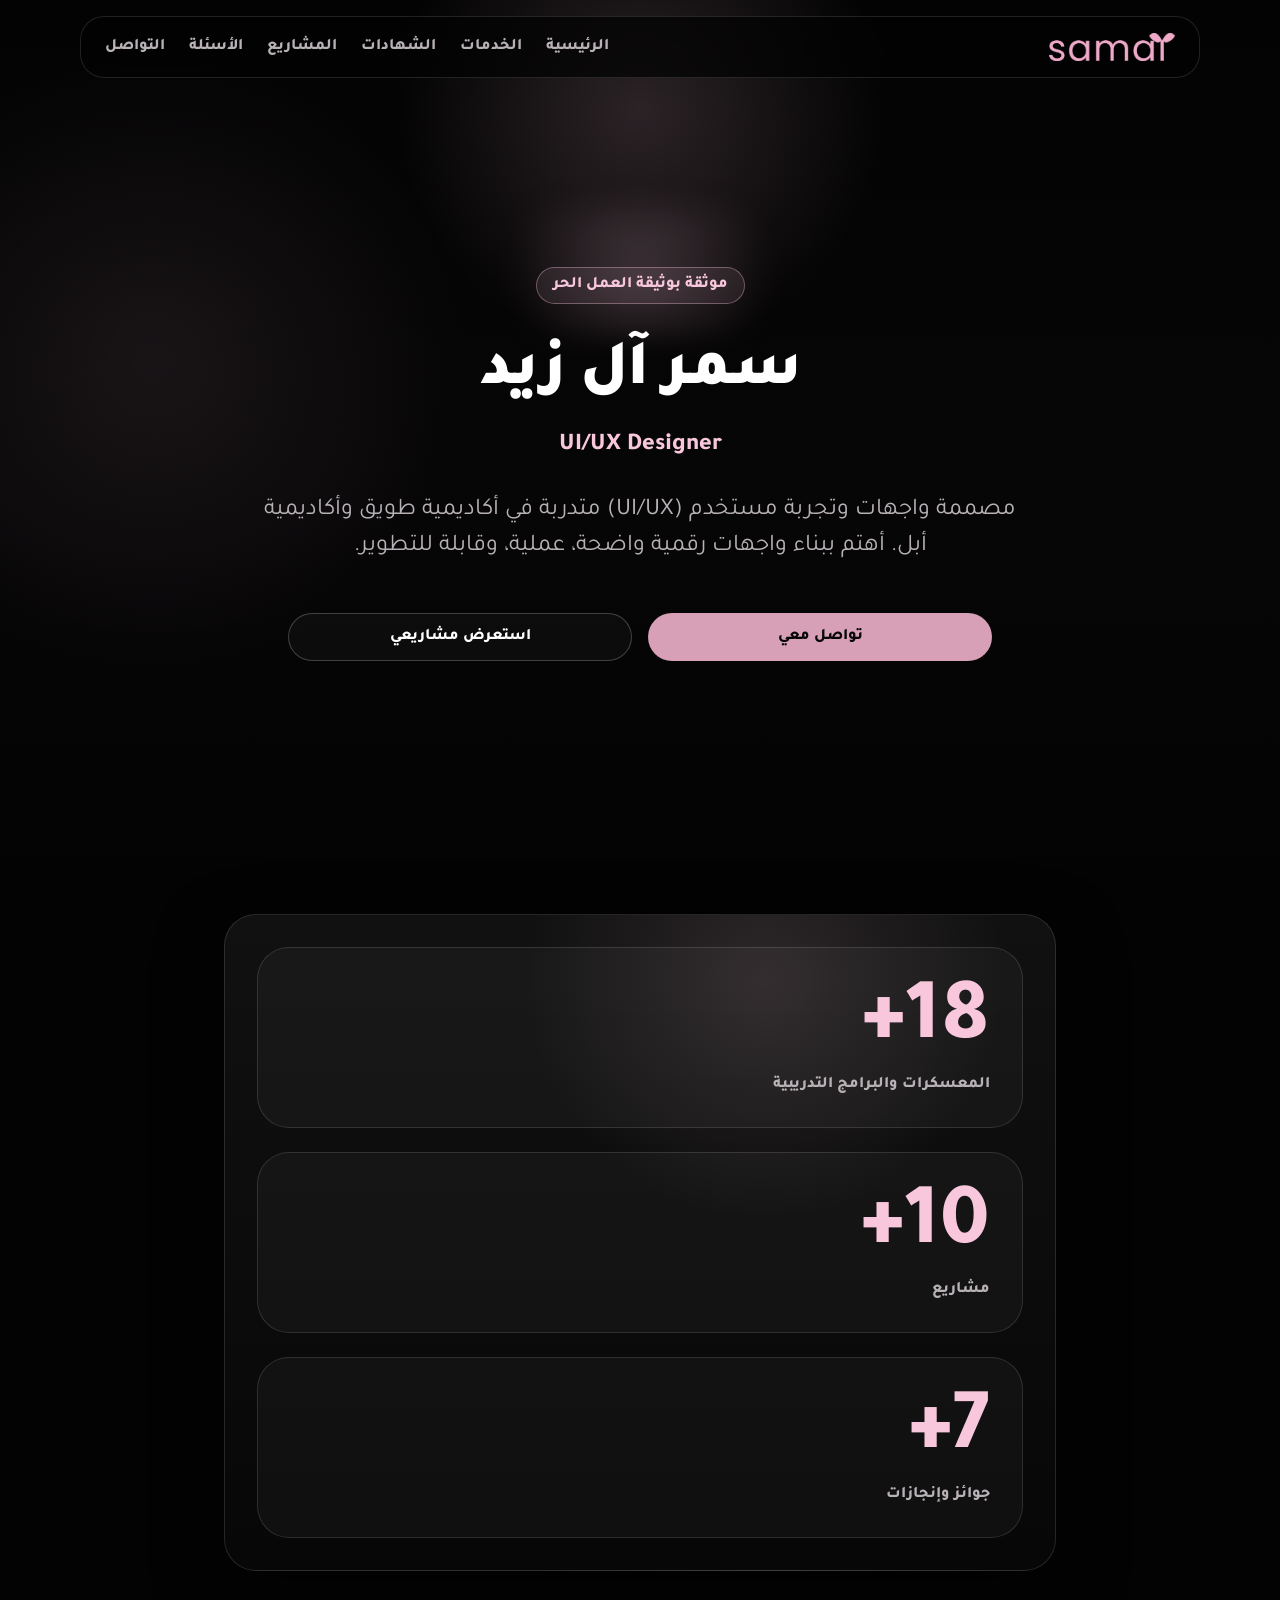
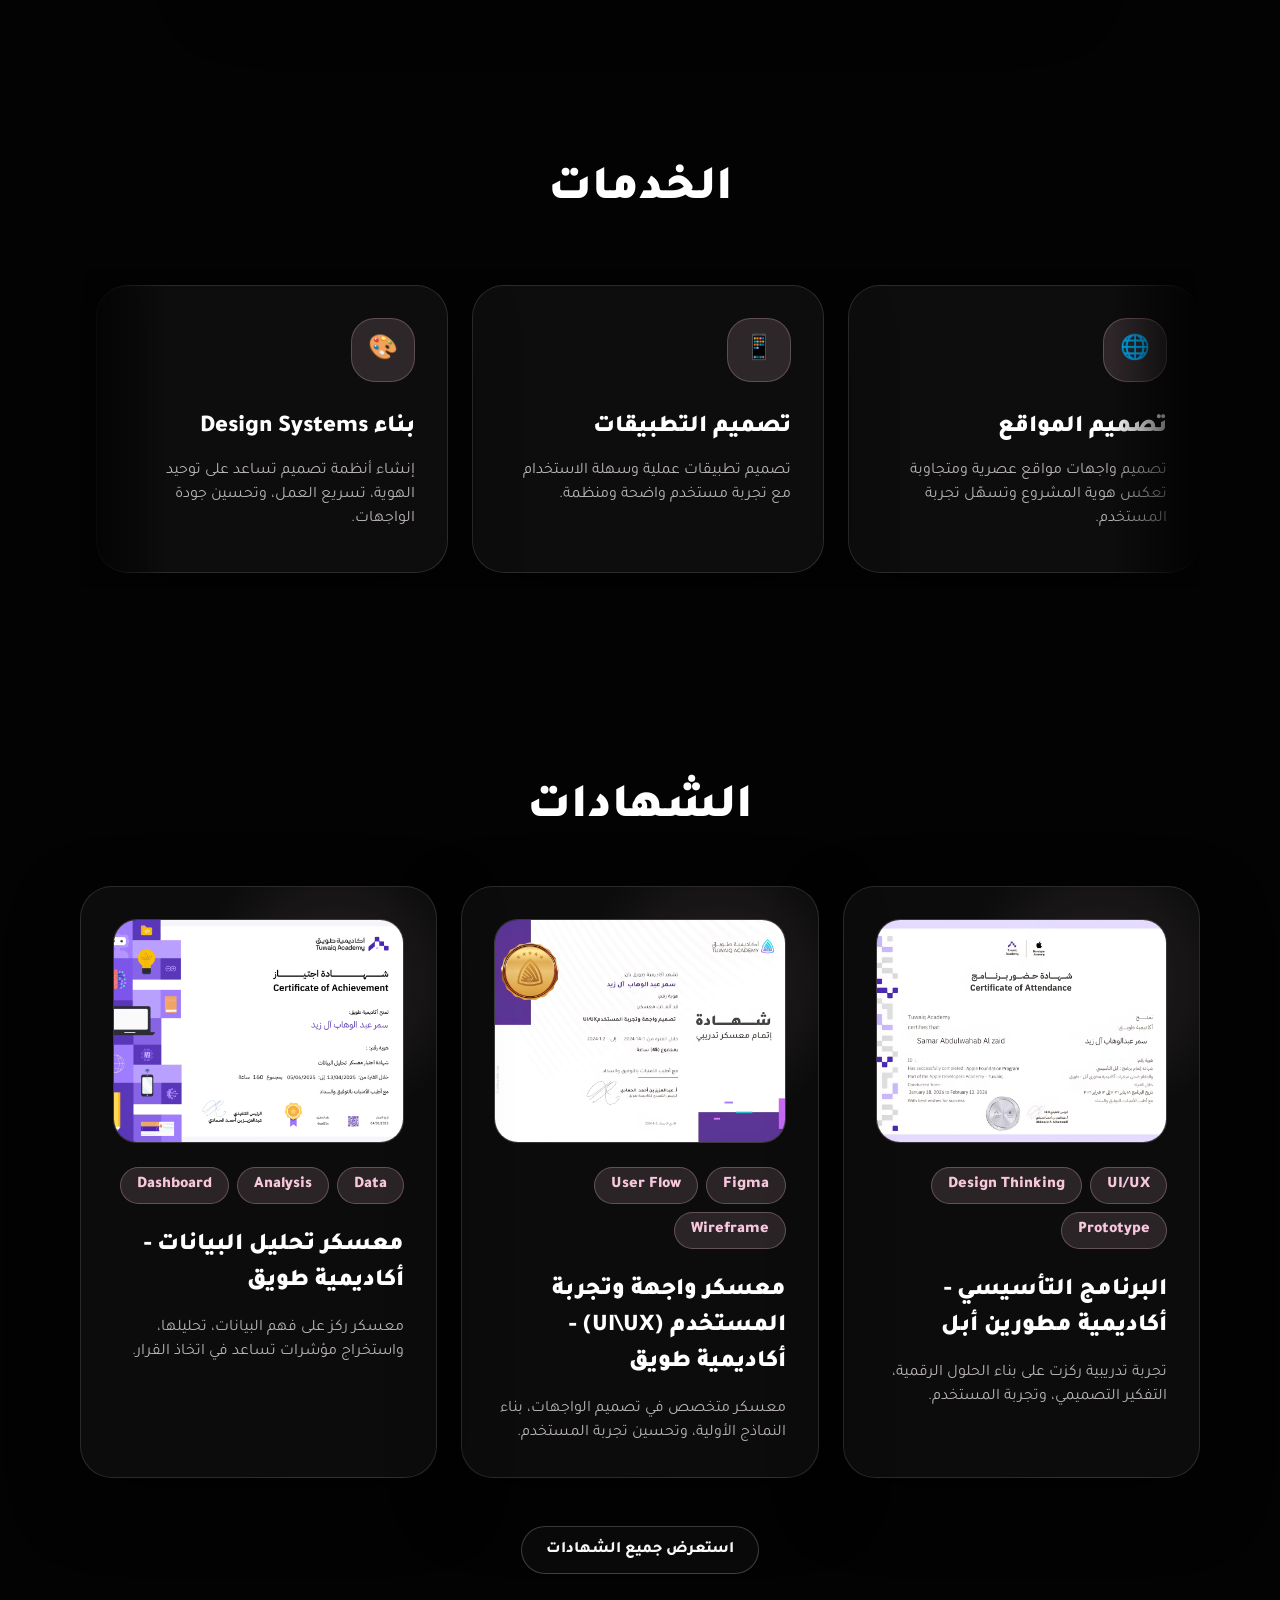
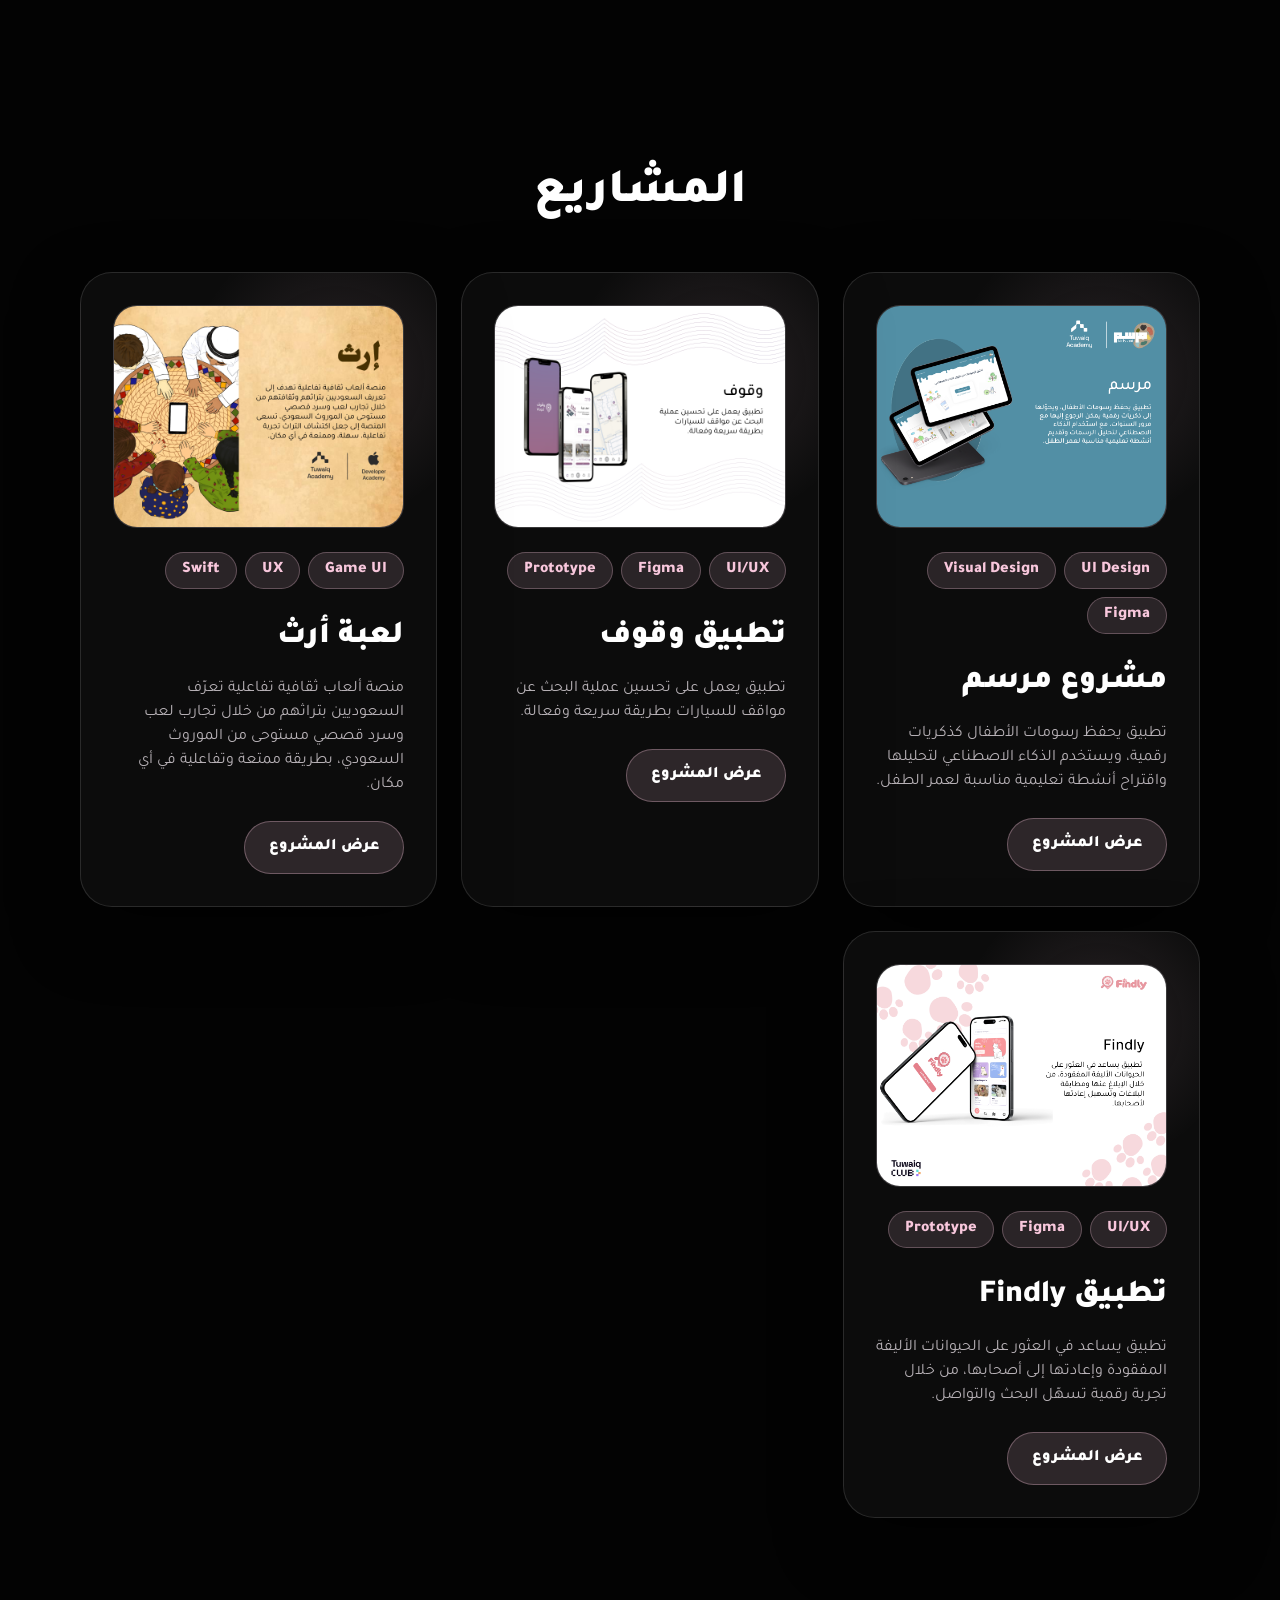
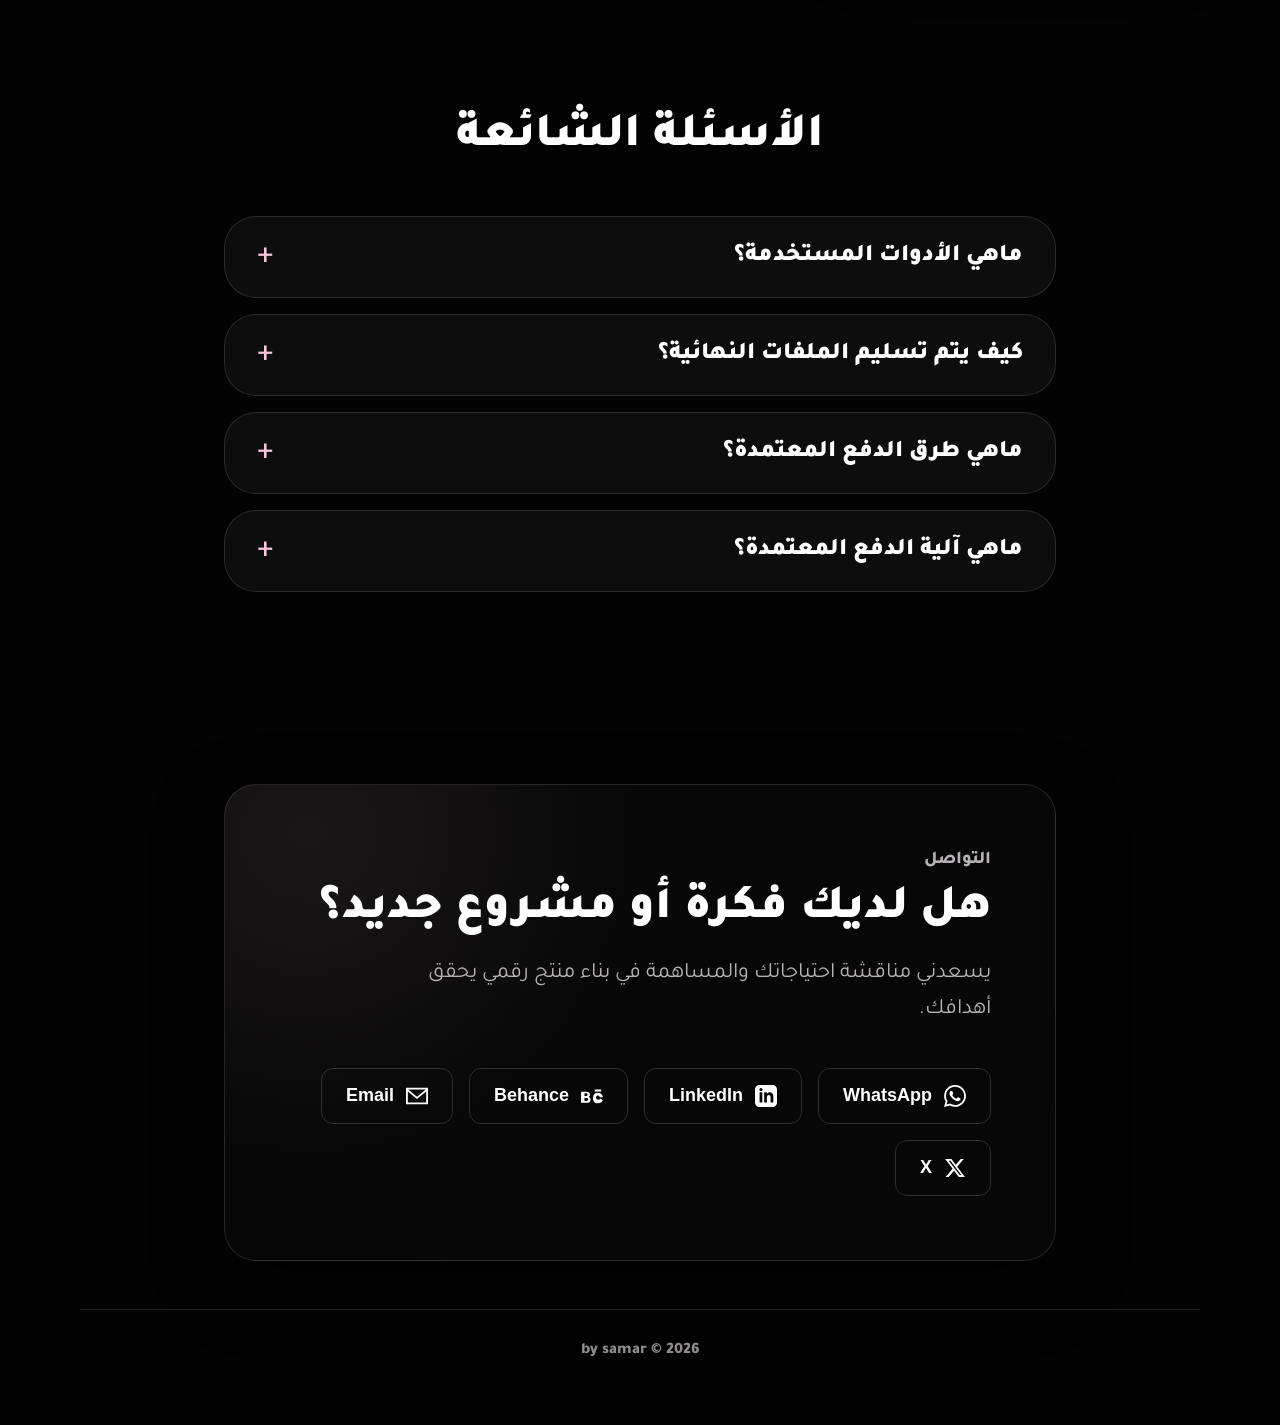
<file: index.html>
<!DOCTYPE html>
<html lang="ar" dir="rtl">
<head>
  <meta charset="UTF-8" />
  <meta name="viewport" content="width=device-width, initial-scale=1.0" />
  <title>by samar | سمر آل زيد</title>

  <link rel="stylesheet" href="style.css" />

  <!-- خط عربي -->
  <link rel="preconnect" href="https://fonts.googleapis.com">
  <link rel="preconnect" href="https://fonts.gstatic.com" crossorigin>
  <link href="https://fonts.googleapis.com/css2?family=Tajawal:wght@400;500;700;800;900&display=swap" rel="stylesheet">
</head>

<body>
  <div class="site-bg"></div>

  <!-- Navbar -->
  <header class="navbar">
    <a href="#home" class="brand">
      <img src="assets/Logo-Web.png" alt="samar logo" class="brand-logo" />
    </a>

    <button class="menu-toggle" id="menuToggle" aria-label="فتح القائمة">
      <span></span>
      <span></span>
      <span></span>
    </button>

    <nav class="nav-links" id="navLinks">
      <a href="#home">الرئيسية</a>
      <!--  <a href="#about">عني</a>  -->
      <a href="#services">الخدمات</a>
      <a href="#certificates">الشهادات</a>
      <a href="#projects">المشاريع</a>
      <a href="#faq">الأسئلة</a>
      <a href="#contact">التواصل</a>
    </nav>
  </header>

  <main>
    <!-- Hero -->
    <section class="hero section" id="home">
      <div class="hero-glow"></div>

      <p class="small-badge">موثقة بوثيقة العمل الحر</p>

      <h1 class="hero-title" id="typeName" title="اضغطي هنا">
        <!-- يتم كتابة الاسم عبر الجافاسكربت -->
      </h1>

      <p class="hero-subtitle">UI/UX Designer</p>

      <p class="hero-text">
       مصممة واجهات وتجربة مستخدم (UI/UX)  
       متدربة في أكاديمية طويق وأكاديمية أبل. 
       أهتم ببناء واجهات رقمية واضحة، عملية، وقابلة للتطوير.
      </p>

      <div class="hero-actions">
        <a class="btn primary" id="whatsappHero" href="#" target="_blank">تواصل معي</a>
        <a class="btn secondary" href="#projects">استعرض مشاريعي</a>
      </div>
    </section>

    <!-- Stats -->
    <section class="stats-wrap section" id="about">
      <div class="stats-card">

        <div class="stat-box">
          <strong><span class="counter" data-target="20">1</span>+</strong>
          <span>المعسكرات والبرامج التدريبية</span>
        </div>

        <div class="stat-box">
          <strong><span class="counter" data-target="10">1</span>+</strong>
          <span>مشاريع</span>
        </div>

        <div class="stat-box">
          <strong><span class="counter" data-target="7">1</span>+</strong>
          <span>جوائز وإنجازات</span>
        </div>

      </div>
    </section>

    <!-- Services -->
    <section class="section" id="services">
      <div class="section-head">
        <h2>الخدمات</h2>
        <!--<p>خدمات تصميم رقمية تساعد مشروعك يظهر بشكل واضح، جميل، وسهل الاستخدام.</p>-->
      </div>

      <div class="slider-shell">
        <div class="services-track">
          <article class="service-card">
            <div class="icon">🌐</div>
            <h3>تصميم المواقع</h3>
            <p>تصميم واجهات مواقع عصرية ومتجاوبة تعكس هوية المشروع وتسهّل تجربة المستخدم.</p>
          </article>

          <article class="service-card">
            <div class="icon">📱</div>
            <h3>تصميم التطبيقات</h3>
            <p>تصميم تطبيقات عملية وسهلة الاستخدام مع تجربة مستخدم واضحة ومنظمة.</p>
          </article>

          <article class="service-card">
            <div class="icon">🎨</div>
            <h3>بناء Design Systems</h3>
            <p>إنشاء أنظمة تصميم تساعد على توحيد الهوية، تسريع العمل، وتحسين جودة الواجهات.</p>
          </article>

          <!-- تكرار عشان الحركة تكون ناعمة وتستمر بلا انقطاع -->
          <article class="service-card">
            <div class="icon">🌐</div>
            <h3>تصميم المواقع</h3>
            <p>تصميم واجهات مواقع عصرية ومتجاوبة تعكس هوية المشروع وتسهّل تجربة المستخدم.</p>
          </article>

          <article class="service-card">
            <div class="icon">📱</div>
            <h3>تصميم التطبيقات</h3>
            <p>تصميم تطبيقات عملية وسهلة الاستخدام مع تجربة مستخدم واضحة ومنظمة.</p>
          </article>

          <article class="service-card">
            <div class="icon">🎨</div>
            <h3>بناء Design Systems</h3>
            <p>إنشاء أنظمة تصميم تساعد على توحيد الهوية، تسريع العمل، وتحسين جودة الواجهات.</p>
          </article>
        </div>
      </div>
    </section>

<!-- Certificates -->
    <section class="section" id="certificates">
      <div class="section-head">
        <h2>الشهادات</h2>
        <!-- <p>برامج ومعسكرات طورت مهاراتي في التصميم، التقنية، وتحليل البيانات.</p>-->
      </div>

      <div class="cards-grid">
        
        <!-- الشهادة الأولى -->
        <article class="info-card cert-card">
          <div class="fake-img cert-img has-img">
            <img src="assets/cert-apple.jpg" alt="شهادة أكاديمية أبل" style="width: 100%; height: 100%; object-fit: cover;">
          </div>

          <div class="tags right-tags">
            <span>UI/UX</span>
            <span>Design Thinking</span>
            <span>Prototype</span>
          </div>

          <h3 class="cert-title">البرنامج التأسيسي - أكاديمية مطورين أبل</h3>
          <p>تجربة تدريبية ركزت على بناء الحلول الرقمية، التفكير التصميمي، وتجربة المستخدم.</p>
        </article>

        <!-- الشهادة الثانية -->
        <article class="info-card cert-card">
          <div class="fake-img cert-img has-img">
            <img src="assets/cert-tuwaiq-uiux.jpg" alt="شهادة معسكر واجهة المستخدم طويق" style="width: 100%; height: 100%; object-fit: cover;">
          </div>

          <div class="tags right-tags">
            <span>Figma</span>
            <span>User Flow</span>
            <span>Wireframe</span>
          </div>

          <h3 class="cert-title">معسكر واجهة وتجربة المستخدم (UI\UX)  - أكاديمية طويق</h3>
          <p>معسكر متخصص في تصميم الواجهات، بناء النماذج الأولية، وتحسين تجربة المستخدم.</p>
        </article>

        <!-- الشهادة الثالثة -->
        <article class="info-card cert-card">
          <div class="fake-img cert-img has-img">
            <img src="assets/cert-aidata-01.png" alt="شهادة معسكر تحليل البيانات طويق" style="width: 100%; height: 100%; object-fit: cover;">
          </div>

          <div class="tags right-tags">
            <span>Data</span>
            <span>Analysis</span>
            <span>Dashboard</span>
          </div>

          <h3 class="cert-title">معسكر تحليل البيانات  - أكاديمية طويق</h3>
          <p>معسكر ركز على فهم البيانات، تحليلها، واستخراج مؤشرات تساعد في اتخاذ القرار.</p>
        </article>
      </div>
      
      <div class="center-action">
        <a href="certificates.html" class="btn secondary">استعرض جميع الشهادات</a>
      </div>
    </section>

<!-- Projects -->
    <section class="section" id="projects">
      <div class="section-head">
        <h2>المشاريع</h2>
        <!--<p>مجموعة من المشاريع التي عملت عليها في تصميم الواجهات، الويب، وتجارب الألعاب.</p>-->
      </div>

      <div class="projects-grid">
        
        <!-- المشروع الأول: مرسم -->
        <article class="project-card">
          <div class="project-img has-img">
            <img src="assets/marsam-01.png" alt="مشروع مرسم" style="width: 100%; height: 100%; object-fit: cover;">
          </div>
          <div class="tags right-tags">
            <span>UI Design</span>
            <span>Visual Design</span>
            <span>Figma</span>
          </div>
          <h3>مشروع مرسم</h3>
          <p>تطبيق يحفظ رسومات الأطفال كذكريات رقمية، ويستخدم الذكاء الاصطناعي لتحليلها واقتراح أنشطة تعليمية مناسبة لعمر الطفل.</p>
          <!-- الانتباه للرقم هنا ليتطابق مع مصفوفة الجافاسكريبت -->
          <button class="card-btn" onclick="openProjectModal(projects[1])">عرض المشروع</button>
        </article>

        <!-- المشروع الثاني: وقوف -->
        <article class="project-card">
          <div class="project-img has-img">
            <img src="assets/woqof-01.png" alt="مشروع وقوف" style="width: 100%; height: 100%; object-fit: cover;">
          </div>
          <div class="tags right-tags">
            <span>UI/UX</span>
            <span>Figma</span>
            <span>Prototype</span>
          </div>
          <h3>تطبيق وقوف</h3>
          <p>تطبيق يعمل على تحسين عملية البحث عن مواقف للسيارات بطريقة سريعة وفعالة.</p>
          <button class="card-btn" onclick="openProjectModal(projects[0])">عرض المشروع</button>
        </article>

        <!-- المشروع الثالث: لعبة أرث -->
        <article class="project-card">
          <div class="project-img has-img">
            <img src="assets/arth-01.png" alt="لعبة أرث" style="width: 100%; height: 100%; object-fit: cover;">
          </div>
          <div class="tags right-tags">
            <span>Game UI</span>
            <span>UX</span>
            <span>Swift</span>
          </div>
          <h3>لعبة أرث</h3>
          <p>منصة ألعاب ثقافية تفاعلية تعرّف السعوديين بتراثهم من خلال تجارب لعب وسرد قصصي مستوحى من الموروث السعودي، بطريقة ممتعة وتفاعلية في أي مكان.</p>
          <button class="card-btn" onclick="openProjectModal(projects[2])">عرض المشروع</button>
        </article>

        
<!-- المشروع الرابع: تطبيق Findly -->
        <article class="project-card">
          <div class="project-img has-img">
            <img
              src="assets/Findly-01.png"
              alt="تطبيق Findly"
              style="width: 100%; height: 100%; object-fit: cover;"
            >
          </div>

          <div class="tags right-tags">
            <span>UI/UX</span>
            <span>Figma</span>
            <span>Prototype</span>
          </div>

          <h3>تطبيق Findly</h3>

          <p>
            تطبيق يساعد في العثور على الحيوانات الأليفة
            المفقودة وإعادتها إلى أصحابها، من خلال
            تجربة رقمية تسهّل البحث والتواصل.
          </p>

          <button
            class="card-btn"
            onclick="openProjectModal(projects[3])"
          >
            عرض المشروع
          </button>
        </article>


      </div>
    </section>

<!-- Project Modal (النافذة المنبثقة للمشاريع) -->
  <div class="modal" id="projectModal" aria-hidden="true">
    <div class="modal-overlay" id="modalOverlay"></div>

    <!-- الإكس صار برا المحتوى عشان يثبت بالشاشة وما يختفي مع النزول -->
    <button class="modal-close" id="modalClose">×</button>

    <div class="modal-content">
      <div class="modal-header">
        <!-- تم مسح المهارات وفريمات أرث بناءً على طلبك -->
        <h2 id="modalTitle"></h2>
        <p id="modalDesc"></p>
      </div>

      <!-- معرض الصور -->
      <div class="modal-gallery" id="modalGallery"></div>

      <!-- زر العودة لقسم المشاريع -->
      <div class="center-action" style="margin-top: 48px;">
        <button class="btn secondary" id="modalBackBtn">العودة لقسم المشاريع</button>
      </div>
    </div>
  </div>

  
    <!-- FAQ -->
    <section class="section" id="faq">
      <div class="section-head center">
        <h2>الأسئلة الشائعة</h2>
      </div>

      <div class="faq-list">
        <div class="faq-item">
          <button class="faq-question">
            <span>ماهي الأدوات المستخدمة؟</span>
            <b>+</b>
          </button>
          <div class="faq-answer">
             Figma لتصاميم المواقع و التطبيقات
          </div>
        </div>

        <div class="faq-item">
          <button class="faq-question">
            <span>كيف يتم تسليم الملفات النهائية؟</span>
            <b>+</b>
          </button>
          <div class="faq-answer">
            يتم تسليم رابط مشروع Figma بعد اتمام الدفع
          </div>
        </div>

        <div class="faq-item">
          <button class="faq-question">
            <span>ماهي طرق الدفع المعتمدة؟</span>
            <b>+</b>
          </button>
          <div class="faq-answer">
            تحويل بنكي لحساب تجاري
          </div>
        </div>
      
        <div class="faq-item">
          <button class="faq-question">
            <span>ماهي آلية الدفع المعتمدة؟</span>
            <b>+</b>
          </button>
          <div class="faq-answer">
           يتم دفع 25% كدفعة أولى قبل بدء العمل، ويتم باقي الدفعات في نهاية المشروع.
          </div>
        </div>

      </div>
    </section>
    

    <!-- Contact -->
<section class="contact section" id="contact">
  <div class="contact-card">
    <span class="contact-subtitle">التواصل</span>
    <h2>هل لديك فكرة أو مشروع جديد؟</h2>
    <p>
      يسعدني مناقشة احتياجاتك والمساهمة في بناء منتج رقمي يحقق أهدافك.
    </p>

    <div class="contact-links">
      
      <!-- WhatsApp -->
      <a id="whatsappContact" href="https://wa.me/966533708250" target="_blank">
        WhatsApp
        <svg viewBox="0 0 24 24"><path d="M.057 24l1.687-6.163c-1.041-1.804-1.588-3.849-1.587-5.946.003-6.556 5.338-11.891 11.893-11.891 3.181.001 6.167 1.24 8.413 3.488 2.245 2.248 3.481 5.236 3.48 8.414-.003 6.557-5.338 11.892-11.893 11.892-1.99-.001-3.951-.5-5.688-1.448l-6.305 1.654zm6.597-3.807c1.676.995 3.276 1.591 5.392 1.592 5.448 0 9.886-4.434 9.889-9.885.002-5.462-4.415-9.89-9.881-9.892-5.452 0-9.887 4.434-9.889 9.884-.001 2.225.651 3.891 1.746 5.634l-.999 3.648 3.742-.981zm11.387-5.464c-.074-.124-.272-.198-.57-.347-.297-.149-1.758-.868-2.031-.967-.272-.099-.47-.149-.669.149-.198.297-.768.967-.941 1.165-.173.198-.347.223-.644.074-.297-.149-1.255-.462-2.39-1.475-.883-.788-1.48-1.761-1.653-2.059-.173-.297-.018-.458.13-.606.134-.133.297-.347.446-.521.151-.172.2-.296.3-.495.099-.198.05-.372-.025-.521-.075-.148-.669-1.611-.916-2.206-.242-.579-.487-.501-.669-.51l-.57-.01c-.198 0-.52.074-.792.372s-1.04 1.016-1.04 2.479 1.065 2.876 1.213 3.074c.149.198 2.095 3.2 5.076 4.487.709.306 1.263.489 1.694.626.712.226 1.36.194 1.872.118.571-.085 1.758-.719 2.006-1.413.248-.695.248-1.29.173-1.414z"/></svg>
      </a>

      <!-- LinkedIn -->
      <a id="linkedinContact" href="https://www.linkedin.com/in/samar-abdulwahab-24054a2b6/" target="_blank">
        LinkedIn
        <svg viewBox="0 0 24 24"><path d="M19 0h-14c-2.761 0-5 2.239-5 5v14c0 2.761 2.239 5 5 5h14c2.762 0 5-2.239 5-5v-14c0-2.761-2.238-5-5-5zm-11 19h-3v-11h3v11zm-1.5-12.268c-.966 0-1.75-.79-1.75-1.764s.784-1.764 1.75-1.764 1.75.79 1.75 1.764-.783 1.764-1.75 1.764zm13.5 12.268h-3v-5.604c0-3.368-4-3.113-4 0v5.604h-3v-11h3v1.765c1.396-2.586 7-2.777 7 2.476v6.759z"/></svg>
      </a>
      
      <!-- Behance -->
      <a id="behanceContact" href="https://www.behance.net/samaralzaid" target="_blank">
        Behance
        <svg viewBox="0 0 24 24"><path d="M22 7h-7v-2h7v2zm1.726 10c-.442 1.297-2.029 3-5.101 3-3.074 0-5.564-1.729-5.564-5.675 0-3.91 2.325-5.92 5.466-5.92 3.082 0 4.964 1.827 5.322 4.857h-7.601c.116 1.439 1.111 2.617 2.636 2.617 1.42 0 2.146-.645 2.508-1.282l2.334 2.403zm-5.263-5.58c-1.014 0-1.839.815-2.062 1.942h4.043c-.221-1.127-1.037-1.942-1.981-1.942zm-12.822-4.103c2.721 0 4.14 1.114 4.14 3.094 0 1.232-.622 2.122-1.65 2.628 1.488.358 2.292 1.326 2.292 2.923 0 2.247-1.579 3.518-4.502 3.518h-5.882v-12.163h5.602zm-1.848 4.606h1.758c1.077 0 1.583-.541 1.583-1.357 0-.962-.57-1.438-1.554-1.438h-1.787v2.795zm0 5.485h2.155c1.233 0 1.821-.61 1.821-1.564 0-1.144-.648-1.597-1.831-1.597h-2.145v3.161z"/></svg>
      </a>

      <!-- Email -->
      <a id="emailContact" href="mailto:samar.alzaid.freelance@gmail.com">
        Email
        <svg viewBox="0 0 24 24"><path d="M0 3v18h24v-18h-24zm21.518 2l-9.518 7.713-9.518-7.713h19.036zm-19.518 14v-11.817l10 8.104 10-8.104v11.817h-20z"/></svg>
      </a>

      <!-- X (Twitter) -->
      <a id="xContact" href="https://x.com/samar_1l" target="_blank">
        X
        <svg viewBox="0 0 24 24"><path d="M18.244 2.25h3.308l-7.227 8.26 8.502 11.24H16.17l-5.214-6.817L4.99 21.75H1.68l7.73-8.835L1.254 2.25H8.08l4.713 6.231zm-1.161 17.52h1.833L7.084 4.126H5.117z"/></svg>
      </a>
      
    </div>
  </div>
</section>

  <footer class="footer">
    by samar © 2026
  </footer>

  <script src="script.js"></script>
</body>
</html>
</file>
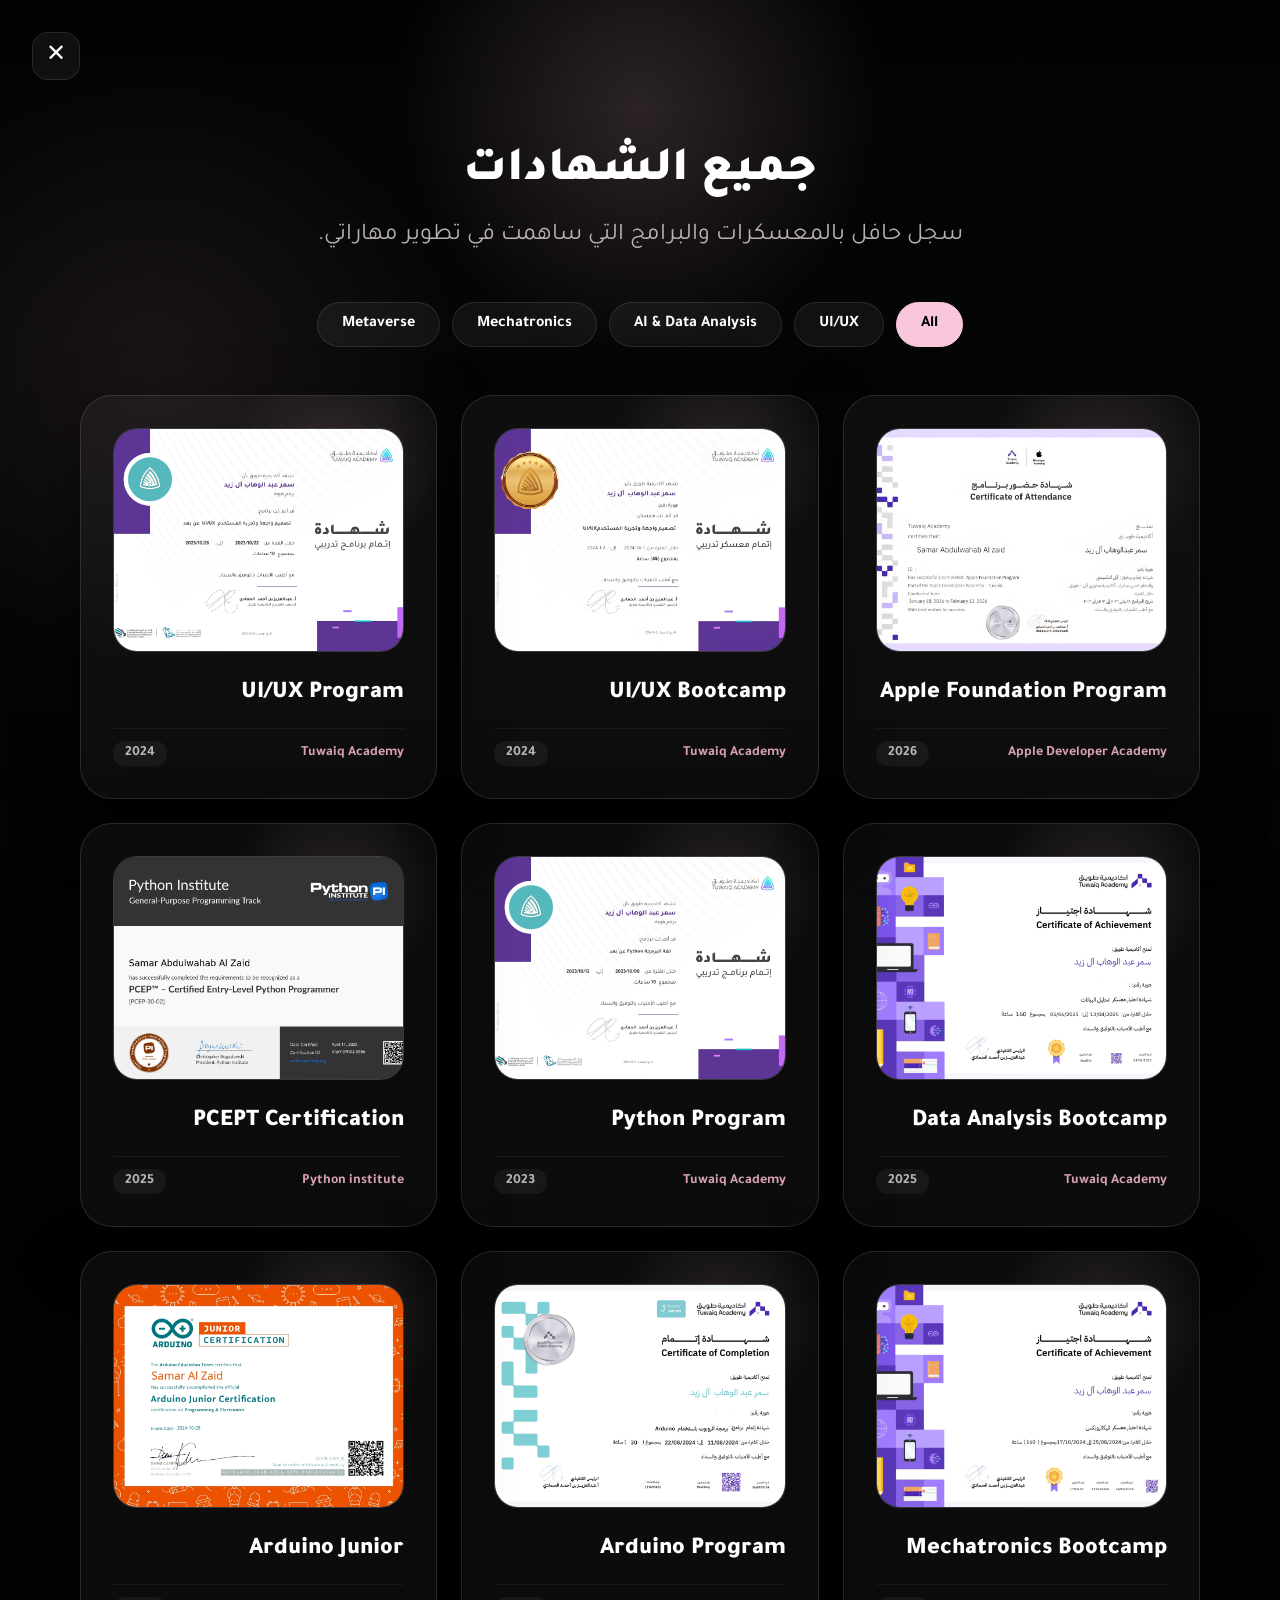
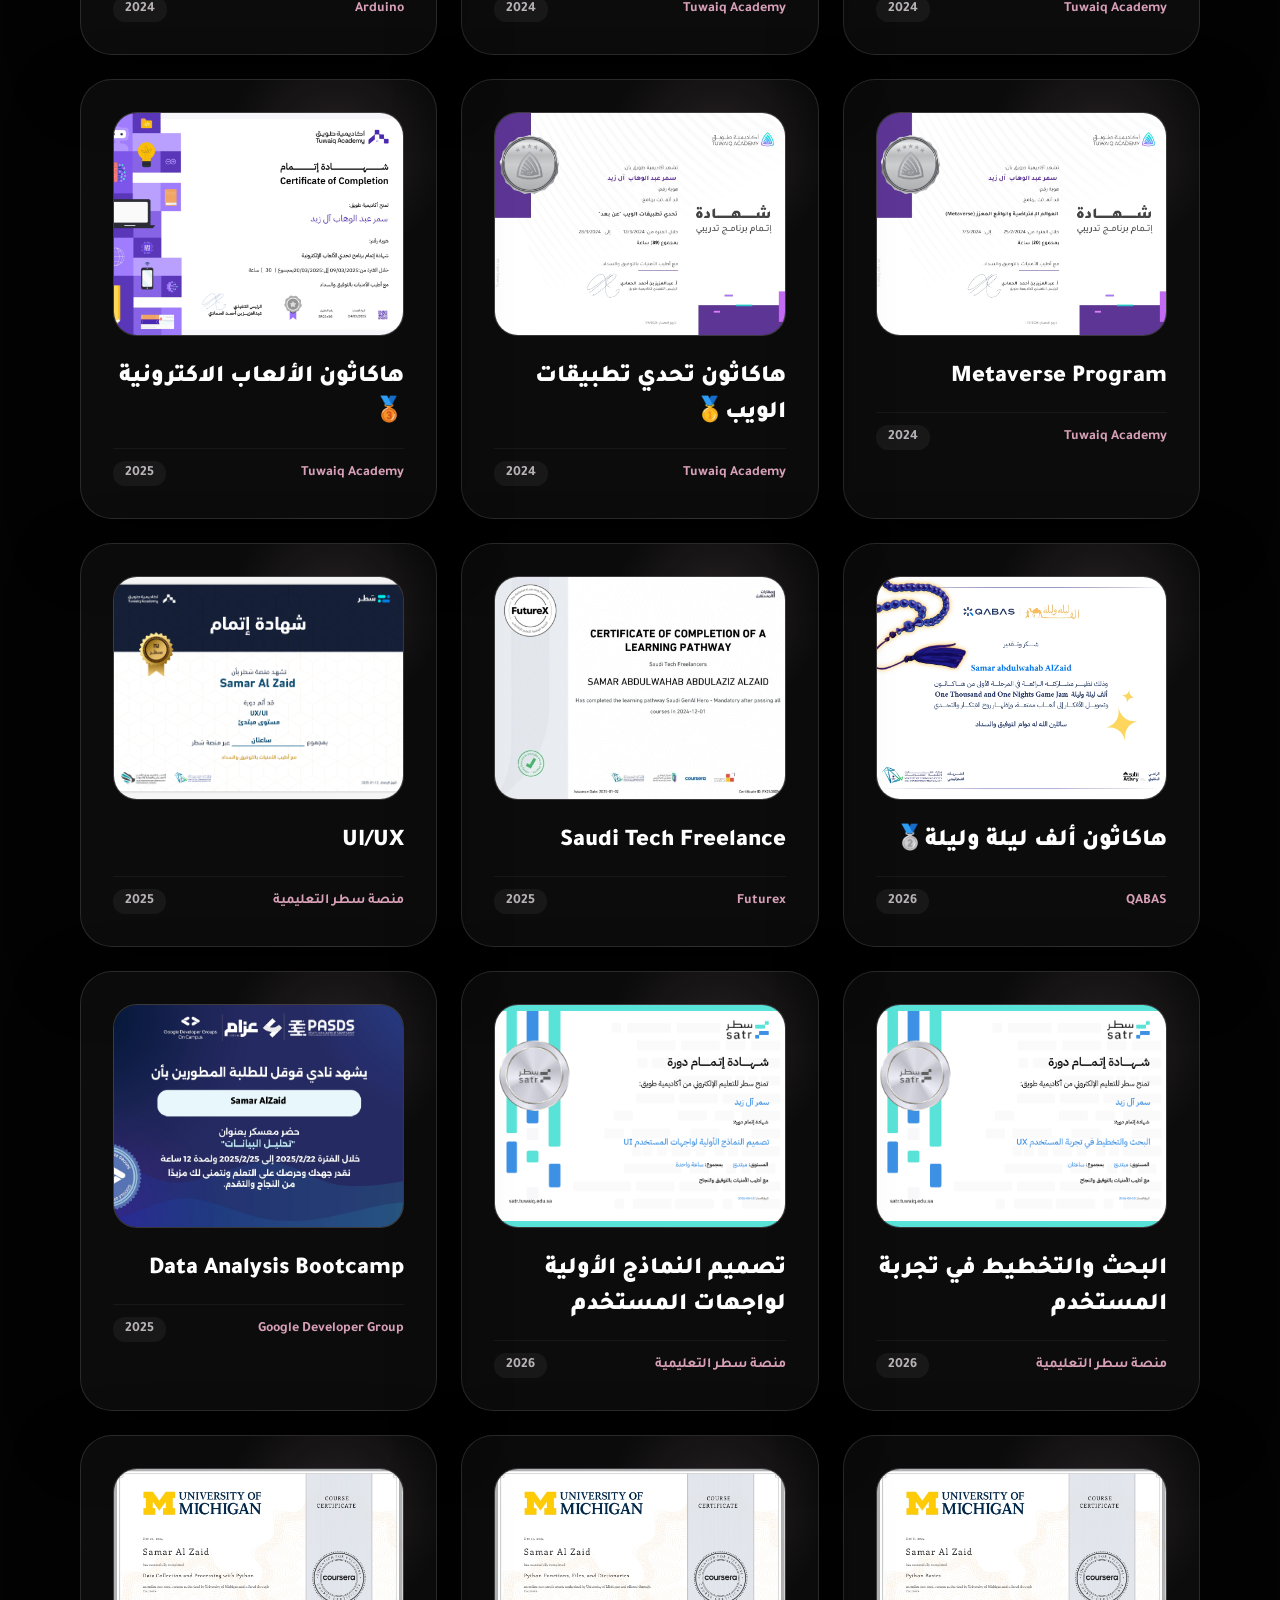
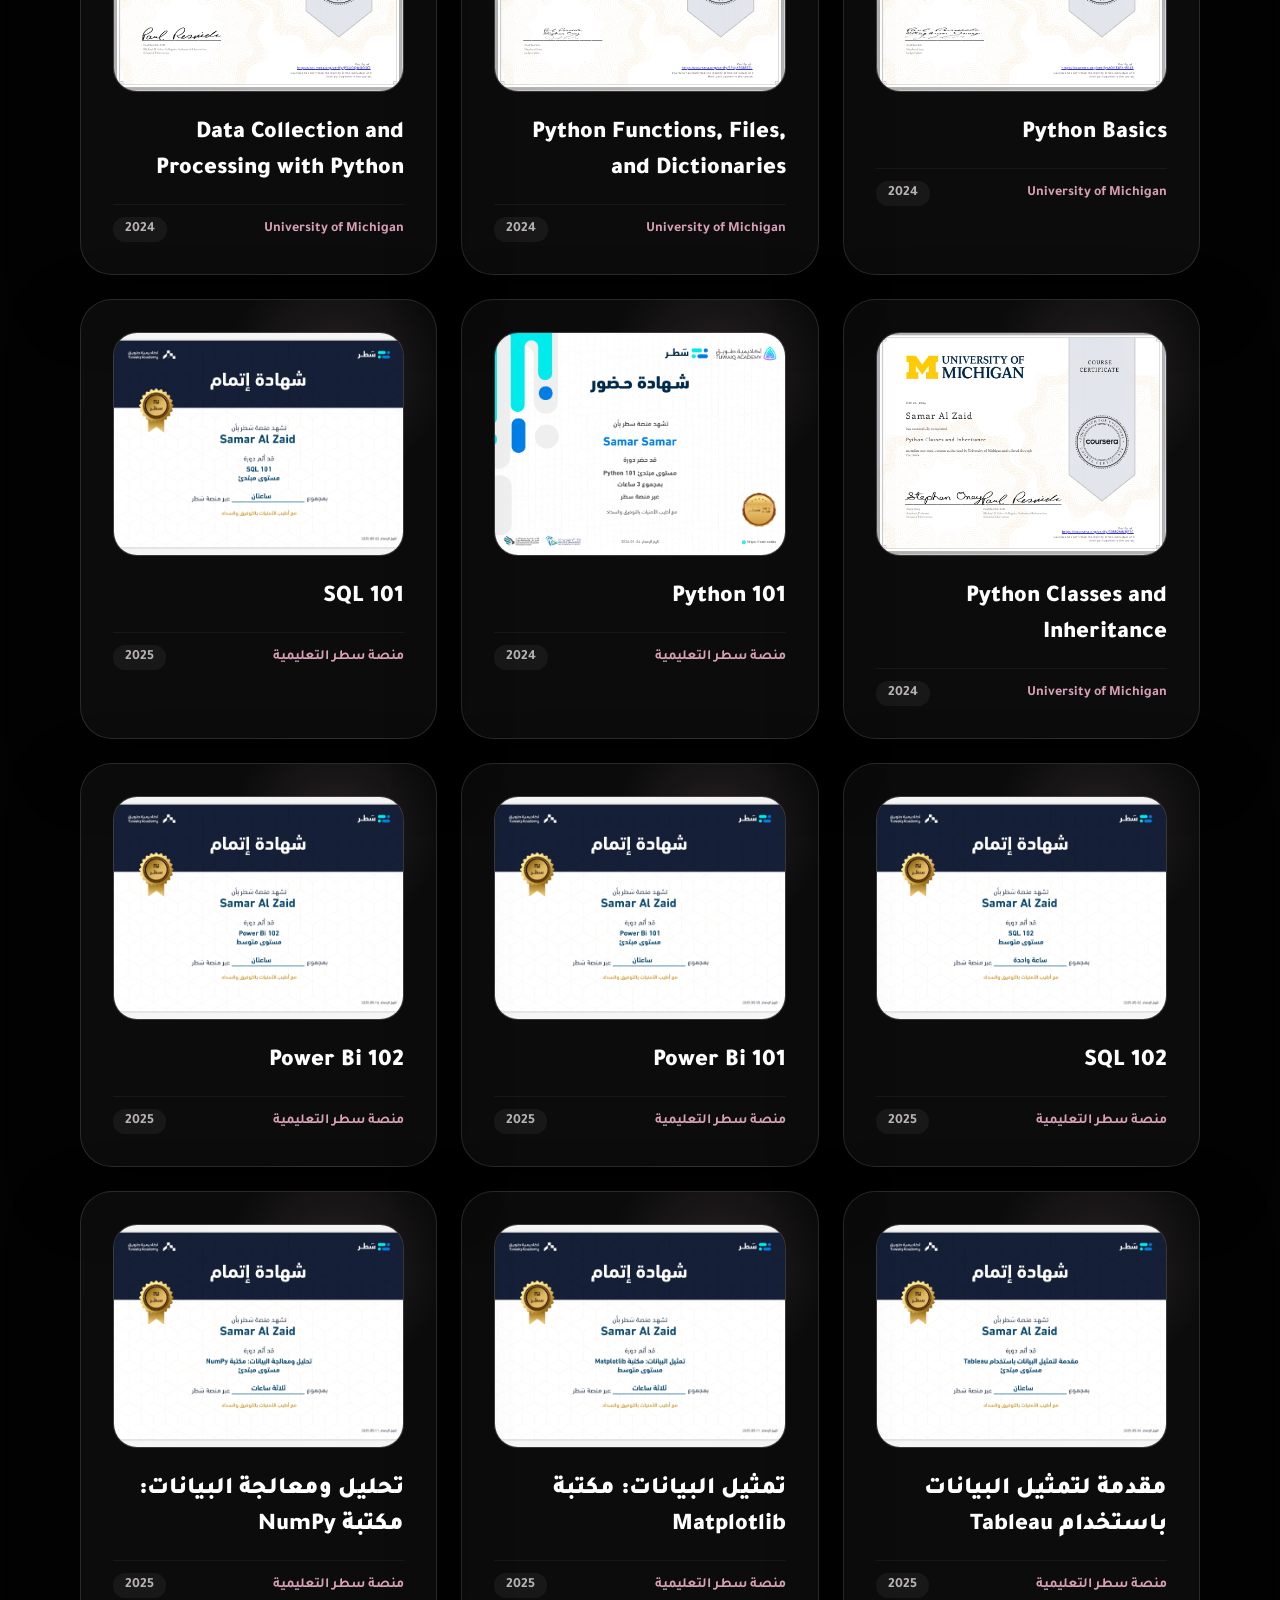
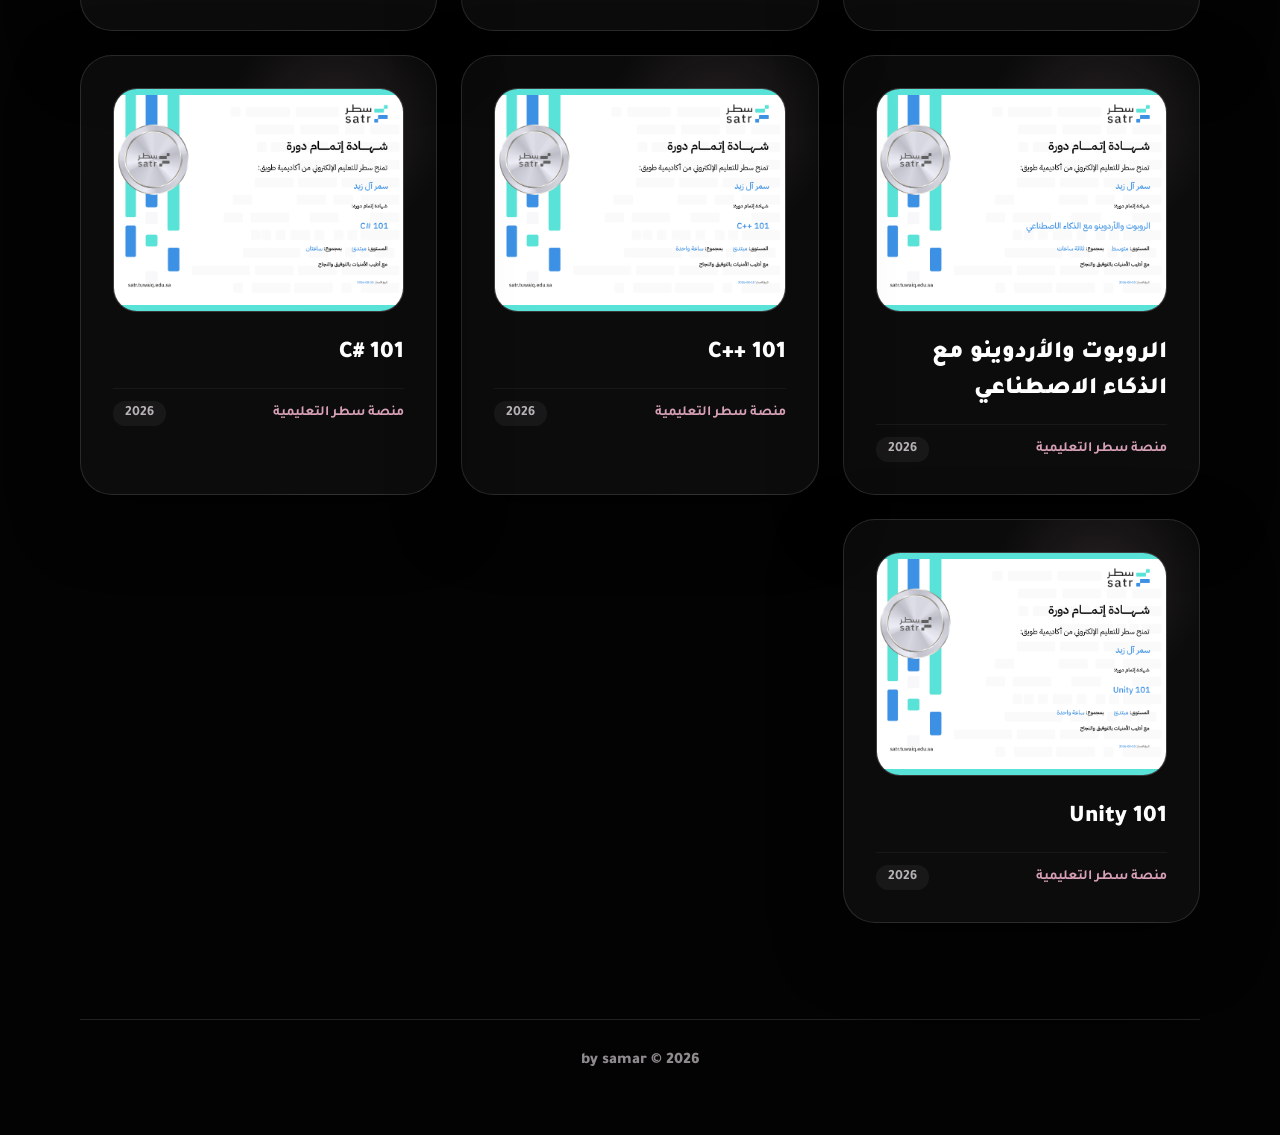
<file: certificates.html>
<!DOCTYPE html>
<html lang="ar" dir="rtl">
<head>
  <meta charset="UTF-8" />
  <meta name="viewport" content="width=device-width, initial-scale=1.0" />
  <title>جميع الشهادات | سمر آل زيد</title>

  <link rel="stylesheet" href="style.css" />
  <link href="https://fonts.googleapis.com/css2?family=Tajawal:wght@400;500;700;800;900&display=swap" rel="stylesheet">
  
  <style>
    /* تنسيقات إضافية خاصة بصفحة الشهادات */
    .close-btn {
      position: fixed; /* هذي الكلمة اللي تغيرت */
      top: 32px;
      left: 32px;
      width: 48px;
      height: 48px;
      border-radius: 16px;
      background: rgba(255, 255, 255, 0.05);
      border: 1px solid rgba(255, 255, 255, 0.1);
      color: #fff;
      font-size: 24px;
      display: flex;
      align-items: center;
      justify-content: center;
      cursor: pointer;
      transition: 0.3s ease;
      z-index: 100;
    }
    .close-btn:hover {
      background: var(--pink);
      color: #000;
      border-color: var(--pink);
    }
    
    /* تنسيق الفلاتر */
    .cert-filters {
      display: flex;
      flex-wrap: wrap;
      justify-content: center;
      gap: 12px;
      margin-bottom: 48px;
    }
    
    .cert-filters button {
      background: rgba(255, 255, 255, 0.05);
      border: 1px solid rgba(255, 255, 255, 0.1);
      color: #fff;
      padding: 12px 24px;
      border-radius: 999px;
      font-size: 16px;
      font-weight: 700;
      cursor: pointer;
      transition: 0.3s ease;
      font-family: inherit;
    }
    
    .cert-filters button.active, 
    .cert-filters button:hover {
      background: var(--pink);
      color: #000;
      border-color: var(--pink);
    }

    /* تنسيق كروت الشهادات الجديد */
    .cert-item {
      display: none; /* مخفي افتراضياً، يتم إظهاره بالجافاسكريبت */
    }
    .cert-item.show {
      display: block;
      animation: fadeIn 0.5s ease;
    }
    
    @keyframes fadeIn {
      from { opacity: 0; transform: translateY(10px); }
      to { opacity: 1; transform: translateY(0); }
    }

    .cert-details {
      display: flex;
      justify-content: space-between;
      align-items: center;
      margin-top: 12px;
      font-size: 14px;
      color: var(--muted);
      border-top: 1px solid rgba(255,255,255,0.05);
      padding-top: 12px;
    }
    
    .cert-issuer {
      font-weight: 700;
      color: var(--pink-2);
    }
    
    .cert-year {
      background: rgba(255,255,255,0.05);
      padding: 4px 12px;
      border-radius: 12px;
      font-weight: 700;
    }
  </style>
</head>
<body>
  <div class="site-bg"></div>

  <!-- زر العودة -->
  <a href="index.html" class="close-btn" title="العودة للرئيسية">✕</a>

  <main class="section">
    <div class="section-head center">
      <h2 class="page-title">جميع الشهادات</h2>
      <p>سجل حافل بالمعسكرات والبرامج التي ساهمت في تطوير مهاراتي.</p>
    </div>

    <!-- أزرار التصفية -->
    <div class="cert-filters" id="certFilters">
      <button class="active" data-filter="all">All</button>
      <button data-filter="uiux">UI/UX</button>
      <button data-filter="ai-data">AI & Data Analysis</button>
      <button data-filter="mechatronics">Mechatronics</button>
      <button data-filter="metaverse">Metaverse</button>
    </div>

    <!-- شبكة الشهادات -->
    <div class="cards-grid" id="certsGrid">
      
      <!-- ترتيب All المطابق لطلبك -->
      
      <!-- 1 -->
      <article class="info-card cert-card cert-item show" data-category="uiux">
        <div class="fake-img cert-img has-img">
          <img src="assets/cert-uiux-01.jpg" alt="Apple Foundation Program" style="width: 100%; height: 100%; object-fit: cover;">
        </div>
        <h3 class="cert-title">Apple Foundation Program</h3>
        <div class="cert-details">
          <span class="cert-issuer">Apple Developer Academy</span>
          <span class="cert-year">2026</span>
        </div>
      </article>

      <!-- 2 -->
      <article class="info-card cert-card cert-item show" data-category="uiux">
        <div class="fake-img cert-img has-img">
          <img src="assets/cert-uiux-02.jpg" alt="UI/UX Bootcamp" style="width: 100%; height: 100%; object-fit: cover;">
        </div>
        <h3 class="cert-title">UI/UX Bootcamp</h3>
        <div class="cert-details">
          <span class="cert-issuer">Tuwaiq Academy</span>
          <span class="cert-year">2024</span>
        </div>
      </article>

      <!-- 3 -->
      <article class="info-card cert-card cert-item show" data-category="uiux">
        <div class="fake-img cert-img has-img">
          <img src="assets/cert-uiux-03.jpg" alt="UI/UX Program" style="width: 100%; height: 100%; object-fit: cover;">
        </div>
        <h3 class="cert-title">UI/UX Program</h3>
        <div class="cert-details">
          <span class="cert-issuer">Tuwaiq Academy</span>
          <span class="cert-year">2024</span>
        </div>
      </article>

      <!-- 4 -->
      <article class="info-card cert-card cert-item show" data-category="ai-data">
        <div class="fake-img cert-img has-img">
          <img src="assets/cert-aidata-01.png" alt="Data Analysis Bootcamp" style="width: 100%; height: 100%; object-fit: cover;">
        </div>
        <h3 class="cert-title">Data Analysis Bootcamp</h3>
        <div class="cert-details">
          <span class="cert-issuer">Tuwaiq Academy</span>
          <span class="cert-year">2025</span>
        </div>
      </article>

      <!-- 5 -->
      <article class="info-card cert-card cert-item show" data-category="ai-data">
        <div class="fake-img cert-img has-img">
          <img src="assets/cert-aidata-02.png" alt="Python Program" style="width: 100%; height: 100%; object-fit: cover;">
        </div>
        <h3 class="cert-title">Python Program</h3>
        <div class="cert-details">
          <span class="cert-issuer">Tuwaiq Academy</span>
          <span class="cert-year">2023</span>
        </div>
      </article>

      <!-- 6 -->
      <article class="info-card cert-card cert-item show" data-category="ai-data">
        <div class="fake-img cert-img has-img">
          <img src="assets/cert-aidata-03.png" alt="PCEPT Certification" style="width: 100%; height: 100%; object-fit: cover;">
        </div>
        <h3 class="cert-title">PCEPT Certification</h3>
        <div class="cert-details">
          <span class="cert-issuer">Python institute</span>
          <span class="cert-year">2025</span>
        </div>
      </article>

      <!-- 7 -->
      <article class="info-card cert-card cert-item show" data-category="mechatronics">
        <div class="fake-img cert-img has-img">
          <img src="assets/cert-mech-01.png" alt="Mechatronics Bootcamp" style="width: 100%; height: 100%; object-fit: cover;">
        </div>
        <h3 class="cert-title">Mechatronics Bootcamp</h3>
        <div class="cert-details">
          <span class="cert-issuer">Tuwaiq Academy</span>
          <span class="cert-year">2024</span>
        </div>
      </article>

      <!-- 8 -->
      <article class="info-card cert-card cert-item show" data-category="mechatronics">
        <div class="fake-img cert-img has-img">
          <img src="assets/cert-mech-02.png" alt="Arduino Program" style="width: 100%; height: 100%; object-fit: cover;">
        </div>
        <h3 class="cert-title">Arduino Program</h3>
        <div class="cert-details">
          <span class="cert-issuer">Tuwaiq Academy</span>
          <span class="cert-year">2024</span>
        </div>
      </article>

      <!-- 9 -->
      <article class="info-card cert-card cert-item show" data-category="mechatronics">
        <div class="fake-img cert-img has-img">
          <img src="assets/cert-mech-03.png" alt="Arduino Junior" style="width: 100%; height: 100%; object-fit: cover;">
        </div>
        <h3 class="cert-title">Arduino Junior</h3>
        <div class="cert-details">
          <span class="cert-issuer">Arduino</span>
          <span class="cert-year">2024</span>
        </div>
      </article>

      <!-- 10 -->
      <article class="info-card cert-card cert-item show" data-category="metaverse">
        <div class="fake-img cert-img has-img">
          <img src="assets/cert-meta-01.png" alt="Metaverse Program" style="width: 100%; height: 100%; object-fit: cover;">
        </div>
        <h3 class="cert-title">Metaverse Program</h3>
        <div class="cert-details">
          <span class="cert-issuer">Tuwaiq Academy</span>
          <span class="cert-year">2024</span>
        </div>
      </article>

      <!-- 11 -->
      <article class="info-card cert-card cert-item show" data-category="uiux">
        <div class="fake-img cert-img has-img">
          <img src="assets/cert-uiux-04.png" alt="هاكاثون تحدي تطبيقات الويب🥇" style="width: 100%; height: 100%; object-fit: cover;">
        </div>
        <h3 class="cert-title">هاكاثون تحدي تطبيقات الويب🥇</h3>
        <div class="cert-details">
          <span class="cert-issuer">Tuwaiq Academy</span>
          <span class="cert-year">2024</span>
        </div>
      </article>

      <!-- 12 -->
      <article class="info-card cert-card cert-item show" data-category="metaverse">
        <div class="fake-img cert-img has-img">
          <img src="assets/cert-meta-02.png" alt="هاكاثون الألعاب الاكترونية🥉" style="width: 100%; height: 100%; object-fit: cover;">
        </div>
        <h3 class="cert-title">هاكاثون الألعاب الاكترونية🥉</h3>
        <div class="cert-details">
          <span class="cert-issuer">Tuwaiq Academy</span>
          <span class="cert-year">2025</span>
        </div>
      </article>

      <!-- 13 -->
      <article class="info-card cert-card cert-item show" data-category="metaverse">
        <div class="fake-img cert-img has-img">
          <img src="assets/cert-meta-03.png" alt="هاكاثون ألف ليلة وليلة🥈" style="width: 100%; height: 100%; object-fit: cover;">
        </div>
        <h3 class="cert-title">هاكاثون ألف ليلة وليلة🥈</h3>
        <div class="cert-details">
          <span class="cert-issuer">QABAS</span>
          <span class="cert-year">2026</span>
        </div>
      </article>

      <!-- 14 -->
      <article class="info-card cert-card cert-item show" data-category="uiux">
        <div class="fake-img cert-img has-img">
          <img src="assets/cert-uiux-05.png" alt="Saudi Tech Freelance" style="width: 100%; height: 100%; object-fit: cover;">
        </div>
        <h3 class="cert-title">Saudi Tech Freelance</h3>
        <div class="cert-details">
          <span class="cert-issuer">Futurex</span>
          <span class="cert-year">2025</span>
        </div>
      </article>

      <!-- 15 -->
      <article class="info-card cert-card cert-item show" data-category="uiux">
        <div class="fake-img cert-img has-img">
          <img src="assets/cert-uiux-06.png" alt="UI/UX" style="width: 100%; height: 100%; object-fit: cover;">
        </div>
        <h3 class="cert-title">UI/UX</h3>
        <div class="cert-details">
          <span class="cert-issuer">منصة سطر التعليمية</span>
          <span class="cert-year">2025</span>
        </div>
      </article>

      <!-- 16 -->
      <article class="info-card cert-card cert-item show" data-category="uiux">
        <div class="fake-img cert-img has-img">
          <img src="assets/cert-uiux-07.png" alt="البحث والتخطيط في تجربة المستخدم" style="width: 100%; height: 100%; object-fit: cover;">
        </div>
        <h3 class="cert-title">البحث والتخطيط في تجربة المستخدم</h3>
        <div class="cert-details">
          <span class="cert-issuer">منصة سطر التعليمية</span>
          <span class="cert-year">2026</span>
        </div>
      </article>

      <!-- 17 -->
      <article class="info-card cert-card cert-item show" data-category="uiux">
        <div class="fake-img cert-img has-img">
          <img src="assets/cert-uiux-08.png" alt="تصميم النماذج الأولية لواجهات المستخدم" style="width: 100%; height: 100%; object-fit: cover;">
        </div>
        <h3 class="cert-title">تصميم النماذج الأولية لواجهات المستخدم</h3>
        <div class="cert-details">
          <span class="cert-issuer">منصة سطر التعليمية</span>
          <span class="cert-year">2026</span>
        </div>
      </article>

<!-- 18 
      <article class="info-card cert-card cert-item show" data-category="ai-data">
        <div class="fake-img cert-img has-img">
          <img src="assets/cert-aidata-01.png" alt="Data Analysis Bootcamp" style="width: 100%; height: 100%; object-fit: cover;">
        </div>
        <h3 class="cert-title">Data Analysis Bootcamp</h3>
        <div class="cert-details">
          <span class="cert-issuer">Tuwaiq Academy</span>
          <span class="cert-year">2025</span>
        </div>
      </article> 
      -->

      <!-- 18 -->
      <article class="info-card cert-card cert-item show" data-category="ai-data">
        <div class="fake-img cert-img has-img">
          <img src="assets/cert-aidata-04.png" alt="Data Analysis Bootcamp" style="width: 100%; height: 100%; object-fit: cover;">
        </div>
        <h3 class="cert-title">Data Analysis Bootcamp</h3>
        <div class="cert-details">
          <span class="cert-issuer">Google Developer Group</span>
          <span class="cert-year">2025</span>
        </div>
      </article>


      <!-- 27 -->
      <article class="info-card cert-card cert-item show" data-category="ai-data">
        <div class="fake-img cert-img has-img">
          <img src="assets/cert-aidata-13.png" alt="Python Basics" style="width: 100%; height: 100%; object-fit: cover;">
        </div>
        <h3 class="cert-title">Python Basics</h3>
        <div class="cert-details">
          <span class="cert-issuer">University of Michigan</span>
          <span class="cert-year">2024</span>
        </div>
      </article>

      <!-- 28 -->
      <article class="info-card cert-card cert-item show" data-category="ai-data">
        <div class="fake-img cert-img has-img">
          <img src="assets/cert-aidata-14.png" alt="Python Functions, Files, and Dictionaries" style="width: 100%; height: 100%; object-fit: cover;">
        </div>
        <h3 class="cert-title">Python Functions, Files, and Dictionaries</h3>
        <div class="cert-details">
          <span class="cert-issuer">University of Michigan</span>
          <span class="cert-year">2024</span>
        </div>
      </article>

      <!-- 29 -->
      <article class="info-card cert-card cert-item show" data-category="ai-data">
        <div class="fake-img cert-img has-img">
          <img src="assets/cert-aidata-15.png" alt="Data Collection and Processing with Python" style="width: 100%; height: 100%; object-fit: cover;">
        </div>
        <h3 class="cert-title">Data Collection and Processing with Python</h3>
        <div class="cert-details">
          <span class="cert-issuer">University of Michigan</span>
          <span class="cert-year">2024</span>
        </div>
      </article>

      <!-- 30 -->
      <article class="info-card cert-card cert-item show" data-category="ai-data">
        <div class="fake-img cert-img has-img">
          <img src="assets/cert-aidata-16.png" alt="Python Classes and Inheritance" style="width: 100%; height: 100%; object-fit: cover;">
        </div>
        <h3 class="cert-title">Python Classes and Inheritance</h3>
        <div class="cert-details">
          <span class="cert-issuer">University of Michigan</span>
          <span class="cert-year">2024</span>
        </div>
      </article>

      <!-- 19 -->
      <article class="info-card cert-card cert-item show" data-category="ai-data">
        <div class="fake-img cert-img has-img">
          <img src="assets/cert-aidata-05.png" alt="Python 101" style="width: 100%; height: 100%; object-fit: cover;">
        </div>
        <h3 class="cert-title">Python 101</h3>
        <div class="cert-details">
          <span class="cert-issuer">منصة سطر التعليمية</span>
          <span class="cert-year">2024</span>
        </div>
      </article>

      <!-- 20 -->
      <article class="info-card cert-card cert-item show" data-category="ai-data">
        <div class="fake-img cert-img has-img">
          <img src="assets/cert-aidata-06.png" alt="SQL 101" style="width: 100%; height: 100%; object-fit: cover;">
        </div>
        <h3 class="cert-title">SQL 101</h3>
        <div class="cert-details">
          <span class="cert-issuer">منصة سطر التعليمية</span>
          <span class="cert-year">2025</span>
        </div>
      </article>

      <!-- 21 -->
      <article class="info-card cert-card cert-item show" data-category="ai-data">
        <div class="fake-img cert-img has-img">
          <img src="assets/cert-aidata-07.png" alt="SQL 102" style="width: 100%; height: 100%; object-fit: cover;">
        </div>
        <h3 class="cert-title">SQL 102</h3>
        <div class="cert-details">
          <span class="cert-issuer">منصة سطر التعليمية</span>
          <span class="cert-year">2025</span>
        </div>
      </article>

      <!-- 22 -->
      <article class="info-card cert-card cert-item show" data-category="ai-data">
        <div class="fake-img cert-img has-img">
          <img src="assets/cert-aidata-08.png" alt="Power Bi 101" style="width: 100%; height: 100%; object-fit: cover;">
        </div>
        <h3 class="cert-title">Power Bi 101</h3>
        <div class="cert-details">
          <span class="cert-issuer">منصة سطر التعليمية</span>
          <span class="cert-year">2025</span>
        </div>
      </article>

      <!-- 23 -->
      <article class="info-card cert-card cert-item show" data-category="ai-data">
        <div class="fake-img cert-img has-img">
          <img src="assets/cert-aidata-09.png" alt="Power Bi 102" style="width: 100%; height: 100%; object-fit: cover;">
        </div>
        <h3 class="cert-title">Power Bi 102</h3>
        <div class="cert-details">
          <span class="cert-issuer">منصة سطر التعليمية</span>
          <span class="cert-year">2025</span>
        </div>
      </article>

      <!-- 24 -->
      <article class="info-card cert-card cert-item show" data-category="ai-data">
        <div class="fake-img cert-img has-img">
          <img src="assets/cert-aidata-10.png" alt="مقدمة لتمثيل البيانات باستخدام Tableau" style="width: 100%; height: 100%; object-fit: cover;">
        </div>
        <h3 class="cert-title">مقدمة لتمثيل البيانات باستخدام Tableau</h3>
        <div class="cert-details">
          <span class="cert-issuer">منصة سطر التعليمية</span>
          <span class="cert-year">2025</span>
        </div>
      </article>

      <!-- 25 -->
      <article class="info-card cert-card cert-item show" data-category="ai-data">
        <div class="fake-img cert-img has-img">
          <img src="assets/cert-aidata-11.png" alt="تمثيل البيانات: مكتبة Matplotlib" style="width: 100%; height: 100%; object-fit: cover;">
        </div>
        <h3 class="cert-title">تمثيل البيانات: مكتبة Matplotlib</h3>
        <div class="cert-details">
          <span class="cert-issuer">منصة سطر التعليمية</span>
          <span class="cert-year">2025</span>
        </div>
      </article>

      <!-- 26 -->
      <article class="info-card cert-card cert-item show" data-category="ai-data">
        <div class="fake-img cert-img has-img">
          <img src="assets/cert-aidata-12.png" alt="تحليل ومعالجة البيانات: مكتبة NumPy" style="width: 100%; height: 100%; object-fit: cover;">
        </div>
        <h3 class="cert-title">تحليل ومعالجة البيانات: مكتبة NumPy</h3>
        <div class="cert-details">
          <span class="cert-issuer">منصة سطر التعليمية</span>
          <span class="cert-year">2025</span>
        </div>
      </article>

      <!-- 31 -->
      <article class="info-card cert-card cert-item show" data-category="mechatronics">
        <div class="fake-img cert-img has-img">
          <img src="assets/cert-mech-04.png" alt="الروبوت والأردوينو مع الذكاء الاصطناعي" style="width: 100%; height: 100%; object-fit: cover;">
        </div>
        <h3 class="cert-title">الروبوت والأردوينو مع الذكاء الاصطناعي</h3>
        <div class="cert-details">
          <span class="cert-issuer">منصة سطر التعليمية</span>
          <span class="cert-year">2026</span>
        </div>
      </article>

      <!-- 32 -->
      <article class="info-card cert-card cert-item show" data-category="mechatronics">
        <div class="fake-img cert-img has-img">
          <img src="assets/cert-mech-05.png" alt="C++ 101" style="width: 100%; height: 100%; object-fit: cover;">
        </div>
        <h3 class="cert-title">C++ 101</h3>
        <div class="cert-details">
          <span class="cert-issuer">منصة سطر التعليمية</span>
          <span class="cert-year">2026</span>
        </div>
      </article>

      <!-- 33 -->
      <article class="info-card cert-card cert-item show" data-category="metaverse">
        <div class="fake-img cert-img has-img">
          <img src="assets/cert-meta-04.png" alt="C# 101" style="width: 100%; height: 100%; object-fit: cover;">
        </div>
        <h3 class="cert-title">C# 101</h3>
        <div class="cert-details">
          <span class="cert-issuer">منصة سطر التعليمية</span>
          <span class="cert-year">2026</span>
        </div>
      </article>

      <!-- 34 -->
      <article class="info-card cert-card cert-item show" data-category="metaverse">
        <div class="fake-img cert-img has-img">
          <img src="assets/cert-meta-05.png" alt="Unity 101" style="width: 100%; height: 100%; object-fit: cover;">
        </div>
        <h3 class="cert-title">Unity 101</h3>
        <div class="cert-details">
          <span class="cert-issuer">منصة سطر التعليمية</span>
          <span class="cert-year">2026</span>
        </div>
      </article>

    </div>
  </main>

  <footer class="footer">
    by samar © 2026
  </footer>

  <script src="script.js"></script>
  <script>
    // سكريبت للتعامل مع الفلاتر في صفحة الشهادات فقط
    const filterButtons = document.querySelectorAll('#certFilters button');
    const certItems = document.querySelectorAll('.cert-item');

    filterButtons.forEach(button => {
      button.addEventListener('click', () => {
        // إزالة active من كل الأزرار وإضافتها للزر المضغوط
        filterButtons.forEach(btn => btn.classList.remove('active'));
        button.classList.add('active');

        const filterValue = button.getAttribute('data-filter');

        certItems.forEach(item => {
          // إزالة كلاس show أولاً لتفعيل الأنيميشن
          item.classList.remove('show');
          
          if (filterValue === 'all' || item.getAttribute('data-category') === filterValue) {
            // إضافة تأخير بسيط جداً لإعادة تفعيل الأنيميشن
            setTimeout(() => {
              item.classList.add('show');
            }, 10);
          }
        });
      });
    });
  </script>
</body>
</html>
</file>
<file: style.css>
:root {
  --black: #030303;
  --black-2: #0d0d0e;
  --card: #141414;
  --card-2: #1c191b;
  --line: rgba(255, 255, 255, 0.12);
  --text: #ffffff;
  --muted: #b8b2b7;
  --pink: #f8c7dc;
  --pink-2: #d7a0b7;
  --pink-dark: rgba(248, 199, 220, 0.14);
  --radius: 32px;
  --shadow: 0 24px 64px rgba(0, 0, 0, 0.5);
}

* {
  box-sizing: border-box;
  margin: 0;
  padding: 0;
}

html {
  scroll-behavior: smooth;
}

body {
  font-family: "Tajawal", sans-serif;
  background: var(--black);
  color: var(--text);
  overflow-x: hidden;
  font-size: 16px;
}

body.no-scroll {
  overflow: hidden;
}

a {
  color: inherit;
  text-decoration: none;
}

button {
  font-family: inherit;
}

.site-bg {
  position: fixed;
  inset: 0;
  z-index: -1;
  background:
    radial-gradient(circle at 50% 12%, rgba(248, 199, 220, 0.16), transparent 24%),
    radial-gradient(circle at 12% 40%, rgba(248, 199, 220, 0.08), transparent 25%),
    linear-gradient(180deg, #030303 0%, #070607 55%, #030303 100%);
}

/* Navbar */
.navbar {
  position: sticky;
  top: 0;
  z-index: 50;
  width: min(1120px, calc(100% - 32px));
  margin-top: 16px;
  margin-left: auto;
  margin-right: auto;
  padding: 16px 24px;
  border: 1px solid var(--line);
  border-radius: 24px;
  background: rgba(3, 3, 3, 0.74);
  backdrop-filter: blur(16px);
  display: flex;
  align-items: center;
  justify-content: space-between;
}

.brand {
  direction: ltr;
  font-size: 24px;
  font-weight: 900;
  letter-spacing: 0.5px;
  color: var(--pink);
}

.nav-links {
  display: flex;
  align-items: center;
  gap: 24px;
}

.nav-links a {
  color: var(--muted);
  font-weight: 800;
  font-size: 16px;
  transition: 0.25s;
}

.nav-links a:hover {
  color: var(--pink);
}

.menu-toggle {
  display: none;
  width: 48px;
  height: 48px;
  border-radius: 16px;
  border: 1px solid var(--line);
  background: #111;
  cursor: pointer;
  align-items: center;
  justify-content: center;
  flex-direction: column;
  gap: 8px;
}

.menu-toggle span {
  width: 24px;
  height: 2px;
  background: var(--pink);
  border-radius: 8px;
  transition: 0.25s;
}

.menu-toggle.active span:nth-child(1) {
  transform: translateY(10px) rotate(45deg);
}

.menu-toggle.active span:nth-child(2) {
  opacity: 0;
}

.menu-toggle.active span:nth-child(3) {
  transform: translateY(-10px) rotate(-45deg);
}

/* General Layout */
.section {
  width: min(1120px, calc(100% - 32px));
  margin: 0 auto;
  padding: 96px 0;
}

.section-head { 
  margin-bottom: 48px; 
  text-align: center; /* إضافة توسيط إجباري للقسم بالكامل */
}

.section-head h2 { 
  font-size: clamp(32px, 6vw, 48px); 
  line-height: 1.2; 
  font-weight: 900; 
  margin-bottom: 16px; 
}

.section-head p { 
  max-width: 680px; 
  color: var(--muted); 
  font-size: clamp(16px, 2vw, 24px); 
  line-height: 1.5; 
  margin: 0 auto; /* توسيط الباراجراف نفسه */
}

.page-title {
  margin-top: 48px;
  text-align: center;
}

/* Hero */
.hero {
  min-height: calc(100vh - 96px);
  display: flex;
  align-items: center;
  justify-content: center;
  flex-direction: column;
  text-align: center;
  position: relative;
  padding-top: 64px;
}

.hero-glow {
  position: absolute;
  top: 16%;
  width: 384px;
  height: 128px;
  background: radial-gradient(circle, rgba(248, 199, 220, 0.18), transparent 65%);
  filter: blur(16px);
  pointer-events: none;
}

.small-badge {
  border: 1px solid rgba(248, 199, 220, 0.35);
  background: rgba(248, 199, 220, 0.09);
  color: var(--pink);
  padding: 8px 16px;
  border-radius: 32px;
  font-weight: 800;
  margin-bottom: 32px;
  font-size: 16px;
}

.hero-title {
  min-height: 80px;
  font-size: clamp(40px, 8vw, 64px);
  line-height: 1.2;
  font-weight: 900;
  cursor: pointer;
  letter-spacing: -1px;
  transition: 0.25s;
}

.hero-title:hover {
  color: var(--pink);
  text-shadow: 0 0 24px rgba(248, 199, 220, 0.25);
}

.hero-title.typing::after {
  content: "|";
  color: var(--pink);
  margin-right: 8px;
  animation: blink 0.7s infinite;
}

@keyframes blink {
  50% {
    opacity: 0;
  }
}

.hero-subtitle {
  color: var(--pink);
  font-size: clamp(16px, 2.5vw, 24px);
  font-weight: 800;
  margin-top: 16px;
}

.hero-text {
  max-width: 768px;
  color: var(--muted);
  font-size: clamp(16px, 2.5vw, 24px);
  line-height: 1.5;
  margin: 32px auto 0;
}

.hero-actions {
  width: min(704px, 100%);
  display: grid;
  grid-template-columns: 1fr 1fr;
  gap: 16px;
  margin-top: 48px;
}

.btn {
  display: inline-flex; 
  align-items: center; 
  justify-content: center;
  min-height: 48px; /* تم التصغير من 64px */
  border-radius: 24px; 
  font-size: 16px; 
  font-weight: 800; /* تخفيف سماكة الخط قليلاً لتناسب الحجم الجديد */
  padding: 0 24px; /* تصغير المساحة الجانبية */
  transition: 0.25s; 
  cursor: pointer; 
  border: none;
}

.btn.primary {
  background: var(--pink-2);
  color: #070707;
}

.btn.primary:hover {
  background: var(--pink);
  transform: translateY(-4px);
  box-shadow: 0 16px 32px rgba(248, 199, 220, 0.22);
}

.btn.secondary {
  border: 1px solid rgba(255, 255, 255, 0.22);
  background: rgba(255, 255, 255, 0.03);
  color: #fff;
}

.btn.secondary:hover {
  border-color: var(--pink);
  color: var(--pink);
  transform: translateY(-4px);
}

/* Stats */
.stats-wrap {
  padding-top: 32px;
}

.stats-card {
  width: min(832px, 100%);
  margin: auto;
  padding: 32px;
  border: 1px solid var(--line);
  border-radius: var(--radius);
  background:
    radial-gradient(circle at 65% 10%, rgba(248, 199, 220, 0.12), transparent 30%),
    linear-gradient(180deg, rgba(255, 255, 255, 0.06), rgba(255, 255, 255, 0.02));
  box-shadow: var(--shadow);
  display: grid;
  gap: 24px;
}

.stat-box {
  border: 1px solid var(--line);
  border-radius: 32px;
  background: rgba(255, 255, 255, 0.035);
  padding: 32px;
  text-align: right;
  transition: 0.25s;
}

.stat-box:hover {
  border-color: rgba(248, 199, 220, 0.45);
  transform: translateX(-8px);
}

.stat-box strong {
  display: block;
  color: var(--pink);
  font-size: clamp(64px, 10vw, 88px);
  line-height: 1;
  font-weight: 900;
  margin-bottom: 8px;
}

.stat-box span {
  color: var(--muted);
  font-size: 16px;
  font-weight: 800;
}

.stat-box strong span.counter {
  font-size: inherit;
  color: inherit;
}

/* Services Slider */
.slider-shell {
  overflow: hidden;
  padding: 16px 0;
  mask-image: linear-gradient(to left, transparent, #000 8%, #000 92%, transparent);
}

.services-track {
  display: flex;
  gap: 24px;
  width: max-content;
  animation: moveCards 14s linear infinite;
}

.services-track:hover {
  animation-play-state: paused;
}

@keyframes moveCards {
  from {
    transform: translateX(0);
  }
  to {
    transform: translateX(50%);
  }
}

.service-card {
  width: 352px;
  min-height: 288px;
  border: 1px solid var(--line);
  border-radius: 32px;
  background: rgba(255, 255, 255, 0.045);
  padding: 32px;
  box-shadow: var(--shadow);
}

.icon {
  width: 64px;
  height: 64px;
  border-radius: 24px;
  background: rgba(248, 199, 220, 0.14);
  border: 1px solid rgba(248, 199, 220, 0.24);
  display: flex;
  align-items: center;
  justify-content: center;
  font-size: 24px;
  margin-bottom: 32px;
}

.service-card h3 {
  font-size: 24px;
  font-weight: 900;
  margin-bottom: 16px;
}

.service-card p {
  color: var(--muted);
  font-size: 16px;
  line-height: 1.5;
}

/* Cards & Projects */
.cards-grid,
.projects-grid {
  display: grid;
  grid-template-columns: repeat(3, 1fr);
  gap: 24px;
}

.info-card,
.project-card {
  border: 1px solid var(--line);
  border-radius: var(--radius);
  background:
    radial-gradient(circle at 72% 16%, rgba(248, 199, 220, 0.12), transparent 25%),
    rgba(255, 255, 255, 0.04);
  padding: 32px;
  box-shadow: var(--shadow);
  transition: 0.3s ease;
}

.info-card:hover,
.project-card:hover {
  transform: translateY(-8px);
  border-color: rgba(248, 199, 220, 0.35);
}

.fake-img,
.project-img {
  height: 224px;
  border-radius: 24px;
  border: 1px solid var(--line);
  background:
    radial-gradient(circle at 72% 28%, rgba(248, 199, 220, 0.22), transparent 18%),
    linear-gradient(135deg, #1a1a1b, #272326);
  margin-bottom: 24px;
  overflow: hidden;
  display: flex;
  align-items: center;
  justify-content: center;
}

.fake-img span,
.project-img span {
  direction: ltr;
  color: rgba(255, 255, 255, 0.58);
  font-weight: 900;
  font-size: 16px;
  letter-spacing: 0.5px;
}

.project-img img {
  width: 100%;
  height: 100%;
  object-fit: cover;
  display: none;
}

.project-img.has-img img {
  display: block;
}

.project-img.has-img span {
  display: none;
}

.tags {
  display: flex;
  flex-wrap: wrap;
  gap: 8px;
  margin-bottom: 24px;
}

.right-tags {
  justify-content: flex-start;
}

.tags span {
  border: 1px solid rgba(248, 199, 220, 0.28);
  background: rgba(248, 199, 220, 0.13);
  color: var(--pink);
  padding: 8px 16px;
  border-radius: 32px;
  font-weight: 900;
  font-size: 16px;
}

.info-card h3,
.project-card h3 {
  font-size: clamp(24px, 3vw, 32px);
  line-height: 1.5;
  font-weight: 900;
  margin-bottom: 16px;
  text-align: right;
}

.info-card p,
.project-card p {
  color: var(--muted);
  font-size: 16px;
  line-height: 1.5;
  text-align: right;
}

.card-btn {
  margin-top: 24px;
  padding: 16px 24px;
  border-radius: 32px;
  border: 1px solid rgba(248, 199, 220, 0.32);
  background: rgba(248, 199, 220, 0.14);
  color: #fff;
  font-weight: 900;
  font-size: 16px;
  cursor: pointer;
  transition: 0.25s;
  display: inline-flex;
}

.card-btn:hover {
  background: var(--pink);
  color: #050505;
}

/* Certificates specific tweaks */
.cert-title {
  font-size: 24px !important;
}

.cert-card {
  opacity: 0;
  transform: scale(0.95) translateY(24px) rotateX(-5deg);
  transition: all 0.7s cubic-bezier(0.175, 0.885, 0.32, 1.275);
}

.cert-card.animated {
  opacity: 1;
  transform: scale(1) translateY(0) rotateX(0);
}

.center-action {
  text-align: center;
  margin-top: 48px;
}

/* FAQ */
.faq-list {
  width: min(832px, 100%);
  margin: auto;
  display: grid;
  gap: 16px;
}

.faq-item {
  border: 1px solid var(--line);
  border-radius: 32px;
  background: rgba(255, 255, 255, 0.045);
  overflow: hidden;
}

.faq-question {
  width: 100%;
  border: 0;
  background: transparent;
  color: #fff;
  min-height: 80px;
  padding: 0 32px;
  display: flex;
  align-items: center;
  justify-content: space-between;
  font-size: clamp(16px, 3vw, 24px);
  font-weight: 900;
  cursor: pointer;
  text-align: right;
}

.faq-question b {
  color: var(--pink);
  font-size: 32px;
  font-weight: 500;
  transition: 0.25s;
}

.faq-answer {
  max-height: 0;
  overflow: hidden;
  color: var(--muted);
  font-size: 16px;
  line-height: 1.5;
  padding: 0 32px;
  transition: 0.3s ease;
}

.faq-item.active .faq-answer {
  max-height: 192px;
  padding: 0 32px 24px;
}

.faq-item.active .faq-question b {
  transform: rotate(45deg);
}

/* Contact */
.contact {
  padding-bottom: 48px;
}

.contact-card {
  width: min(832px, 100%);
  margin: auto;
  border: 1px solid var(--line);
  border-radius: var(--radius);
  background:
    radial-gradient(circle at 10% 10%, rgba(248, 199, 220, 0.08), transparent 40%),
    rgba(255, 255, 255, 0.02);
  padding: clamp(32px, 5vw, 64px);
  text-align: right; /* محاذاة لليمين كما في الصورة */
  box-shadow: var(--shadow);
}

.contact-subtitle {
  display: block;
  color: var(--muted);
  font-size: 18px;
  font-weight: 800;
  margin-bottom: 8px;
}

.contact-card h2 {
  font-size: clamp(28px, 6vw, 48px);
  font-weight: 900;
  margin-bottom: 16px;
  line-height: 1.3;
}

.contact-card p {
  max-width: 600px;
  color: var(--muted);
  font-size: clamp(16px, 2.5vw, 22px);
  line-height: 1.6;
  margin: 0 0 40px 0;
}

.contact-links {
  display: flex;
  flex-wrap: wrap;
  gap: 16px;
  justify-content: flex-start; /* الأزرار تبدأ من اليمين */
}

.contact-links a {
  display: flex;
  align-items: center;
  gap: 12px;
  min-height: 56px;
  padding: 0 24px;
  border-radius: 12px; /* زوايا متوسطة الانحناء مطابقة للصورة */
  border: 1px solid rgba(255, 255, 255, 0.15);
  background: transparent;
  color: #fff;
  font-size: 18px;
  font-weight: 700;
  font-family: sans-serif;
  direction: ltr; /* لضمان الأيقونة على اليمين والنص على اليسار داخل الزر */
  transition: 0.25s;
}

.contact-links a svg {
  width: 22px;
  height: 22px;
  fill: currentColor;
}

.contact-links a:hover {
  background: rgba(255, 255, 255, 0.05);
  border-color: var(--pink);
  color: var(--pink);
}

.footer {
  width: min(1120px, calc(100% - 32px));
  margin: auto;
  padding: 32px 0 64px;
  border-top: 1px solid var(--line);
  color: #8f8a8d;
  text-align: center;
  font-weight: 900;
  font-size: 16px;
}

/* Modal / Full Page Overlay for Projects */
.modal {
  position: fixed;
  inset: 0;
  z-index: 100;
  display: none;
  background: var(--black);
  overflow-y: auto;
}

.modal.show {
  display: block;
  animation: slideUp 0.4s ease forwards;
}

@keyframes slideUp {
  from {
    transform: translateY(48px);
    opacity: 0;
  }
  to {
    transform: translateY(0);
    opacity: 1;
  }
}

.modal-content {
  position: relative;
  z-index: 2;
  width: 100%;
  max-width: 832px;
  min-height: 100vh;
  margin: 0 auto;
  padding: clamp(32px, 5vw, 64px) 24px;
}

.modal-header {
  margin-bottom: 48px;
}

.modal-close {
  width: 48px;
  height: 48px;
  border-radius: 16px;
  border: 1px solid var(--line);
  background: rgba(255, 255, 255, 0.06);
  color: #fff;
  font-size: 32px;
  cursor: pointer;
  z-index: 5;
  margin-bottom: 32px;
  display: flex;
  align-items: center;
  justify-content: center;
}

.modal-header span {
  display: inline-flex;
  color: var(--pink);
  border: 1px solid rgba(248, 199, 220, 0.28);
  padding: 8px 16px;
  border-radius: 32px;
  font-weight: 900;
  margin-bottom: 16px;
}

.modal-header h2 {
  font-size: clamp(32px, 7vw, 64px);
  line-height: 1.2;
  margin-bottom: 16px;
  font-weight: 900;
}

.modal-header p {
  color: var(--muted);
  font-size: 24px;
  line-height: 1.5;
}

.modal-gallery {
  display: flex;
  flex-direction: column;
  gap: 32px;
}

.gallery-item {
  width: 100%;
  aspect-ratio: 3 / 4;
  border-radius: 32px;
  border: 1px solid var(--line);
  background: linear-gradient(135deg, #1c1c1d, #282327);
  overflow: hidden;
  display: flex;
  align-items: center;
  justify-content: center;
}

.gallery-item span {
  direction: ltr;
  color: rgba(255, 255, 255, 0.55);
  font-weight: 900;
}

.gallery-item img {
  width: 100%;
  height: 100%;
  object-fit: cover;
  display: none;
}

.gallery-item.has-img img {
  display: block;
}

.gallery-item.has-img span {
  display: none;
}

.modal-link {
  margin-top: 32px;
  width: 100%;
}

/* Responsive Overrides */
@media (max-width: 900px) {
  .navbar {
    margin-top: 16px;
    width: calc(100% - 32px);
  }

  .menu-toggle {
    display: flex;
  }

  .nav-links {
    position: absolute;
    top: calc(100% + 16px);
    right: 0;
    left: 0;
    background: rgba(7, 7, 8, 0.96);
    border: 1px solid var(--line);
    border-radius: 24px;
    padding: 24px;
    display: grid;
    gap: 8px;
    transform: translateY(-16px);
    opacity: 0;
    pointer-events: none;
    transition: 0.25s;
  }

  .nav-links.show {
    opacity: 1;
    pointer-events: auto;
    transform: translateY(0);
  }

  .nav-links a {
    padding: 16px;
    border-radius: 16px;
    background: rgba(255, 255, 255, 0.035);
  }

  .section {
    width: calc(100% - 32px);
    padding: 64px 0;
  }

  .hero-actions {
    grid-template-columns: 1fr;
  }

  .cards-grid,
  .projects-grid {
    grid-template-columns: 1fr;
  }

  .service-card {
    width: 312px;
  }
}

@media (max-width: 520px) {
  .service-card {
    width: 288px;
    min-height: 256px;
  }
}


/* الأبعاد الدقيقة 720w - 552h (النسبة 720/552) لغلاف المشاريع وصور الـ Modal */
.project-img, .gallery-item {
  width: 100%;
  aspect-ratio: 720 / 552; /* يضبط الطول والعرض تلقائياً بنفس النسبة الدقيقة */
  height: auto;
  border-radius: 24px;
  overflow: hidden;
  border: 1px solid var(--line);
  background: linear-gradient(135deg, #1c1c1d, #282327);
}

/* تنسيق زر X للنافذة بحيث يكون ثابت ويلحقك (Fixed) ونفس ستايل الشهادات */
/* تنسيق زر X للنافذة بحيث يكون ثابت بالشاشة ونفس ستايل الموقع الأصلي */
.modal-close {
  position: fixed;
  top: 32px;
  left: 32px; /* لليسار */
  width: 48px;
  height: 48px;
  border-radius: 16px;
  border: 1px solid var(--line);
  background: rgba(255, 255, 255, 0.06); /* الثيم الشفاف القديم */
  color: #fff;
  font-size: 32px; /* تكبير الإكس شوي ليكون أوضح */
  display: flex;
  align-items: center;
  justify-content: center;
  cursor: pointer;
  transition: 0.3s ease;
  z-index: 9999; /* رقم عالي جداً عشان يغطي على كل الصور وما يختفي */
}

.modal-close:hover {
  background: var(--pink);
  color: #000;
  border-color: var(--pink);
}

/* تنسيق الفريمات الخاصة باسم المشروع وفريق لعبة أرث */
.custom-frame {
  background: rgba(255, 255, 255, 0.04);
  border: 1px solid rgba(248, 199, 220, 0.2);
  border-radius: 16px;
  padding: 16px 24px;
  min-width: 200px;
}
.custom-frame .frame-label {
  display: block;
  font-size: 14px;
  color: var(--pink);
  margin-bottom: 6px;
  font-weight: 800;
}
.custom-frame .frame-content {
  color: #fff;
  font-size: 16px;
  font-weight: 700;
}

/* تعديل عرض النافذة المنبثقة لتناسب أبعاد الصور الجيدة */
.modal-content {
  position: relative;
  z-index: 2;
  width: 100%;
  max-width: 768px; /* عرض ممتاز يبرز أبعاد 720 */
  min-height: 100vh;
  margin: 0 auto;
  padding: clamp(32px, 5vw, 64px) 24px;
}

.brand-logo {
  height: 28px; /* هذا المقاس يعادل حجم الكلمة السابقة تقريباً وتقدرين تزودينه أو تنقصينه براحتك */
  width: auto;
  display: block;
  transition: 0.3s ease;
}

/* تأثير خفيف وجميل عند تمرير الماوس على اللوجو */
.brand:hover .brand-logo {
  transform: scale(1.05);
  opacity: 0.9;
}
</file>
